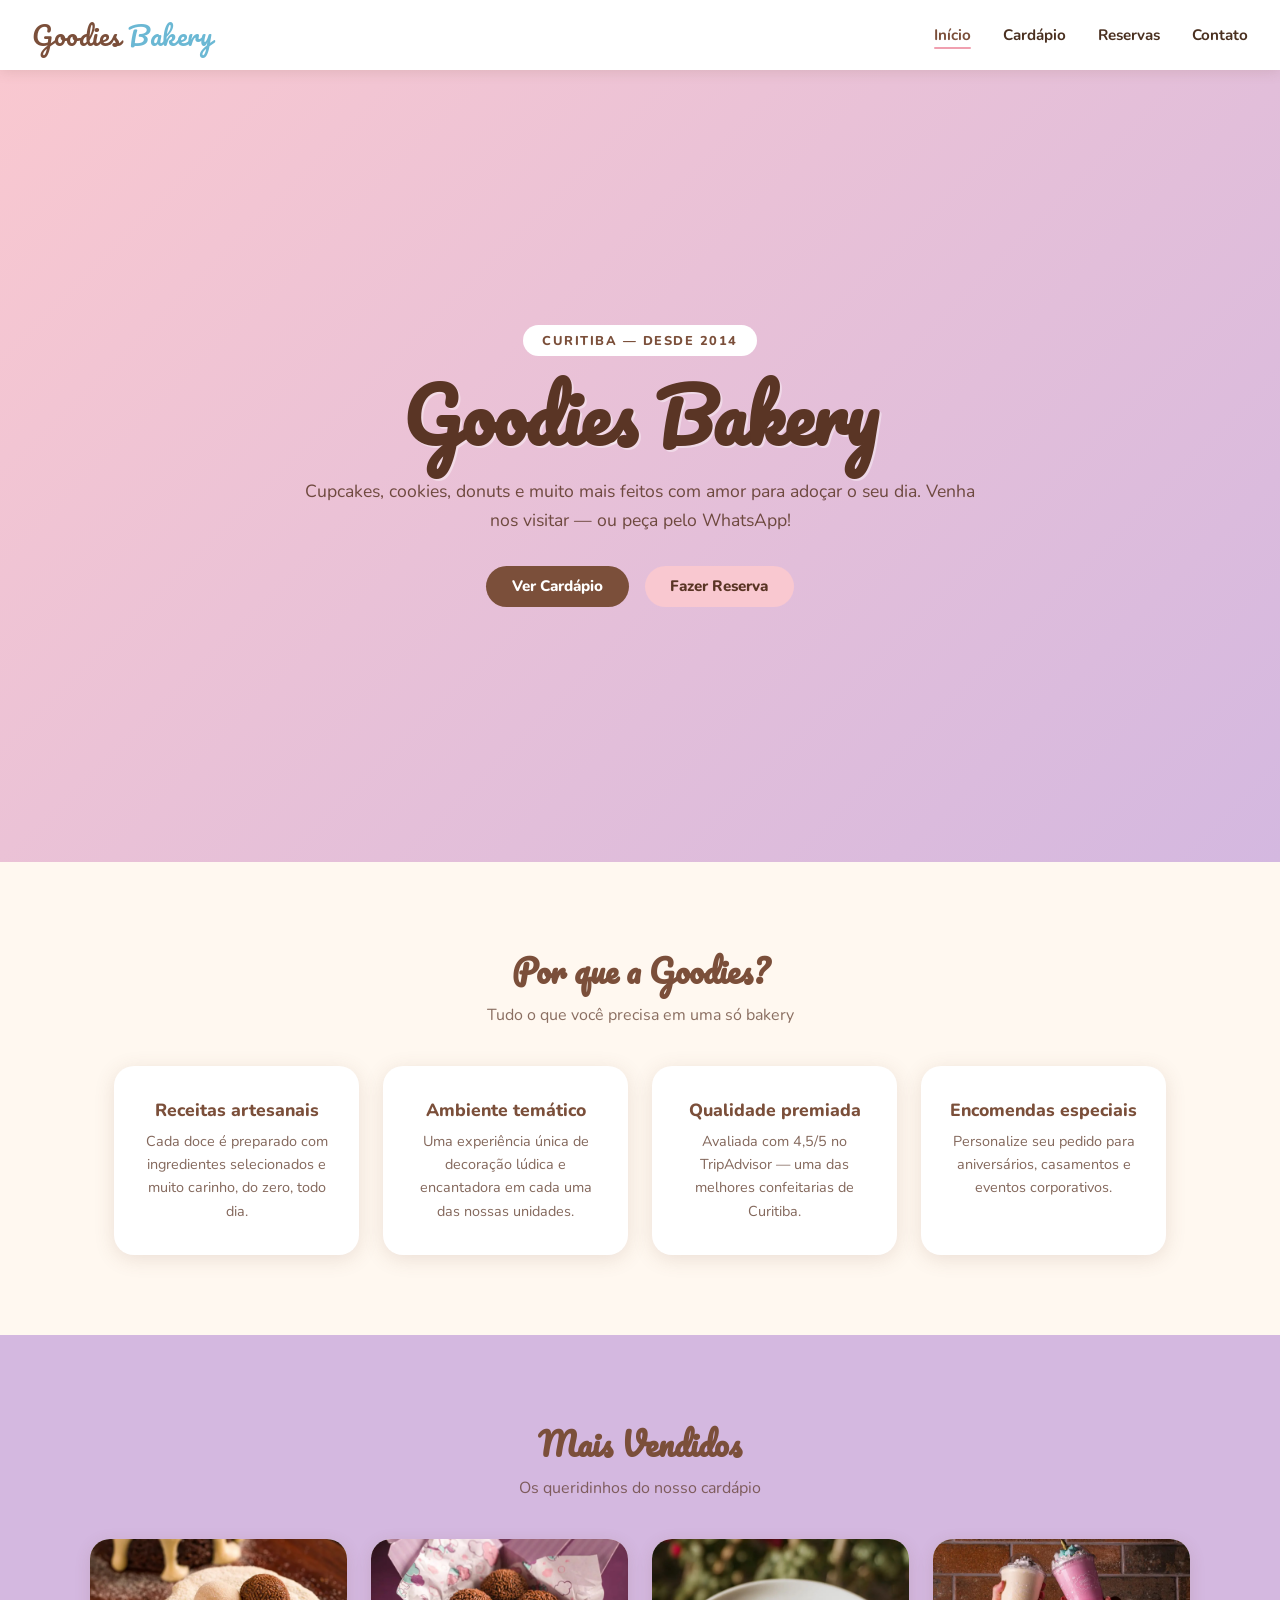
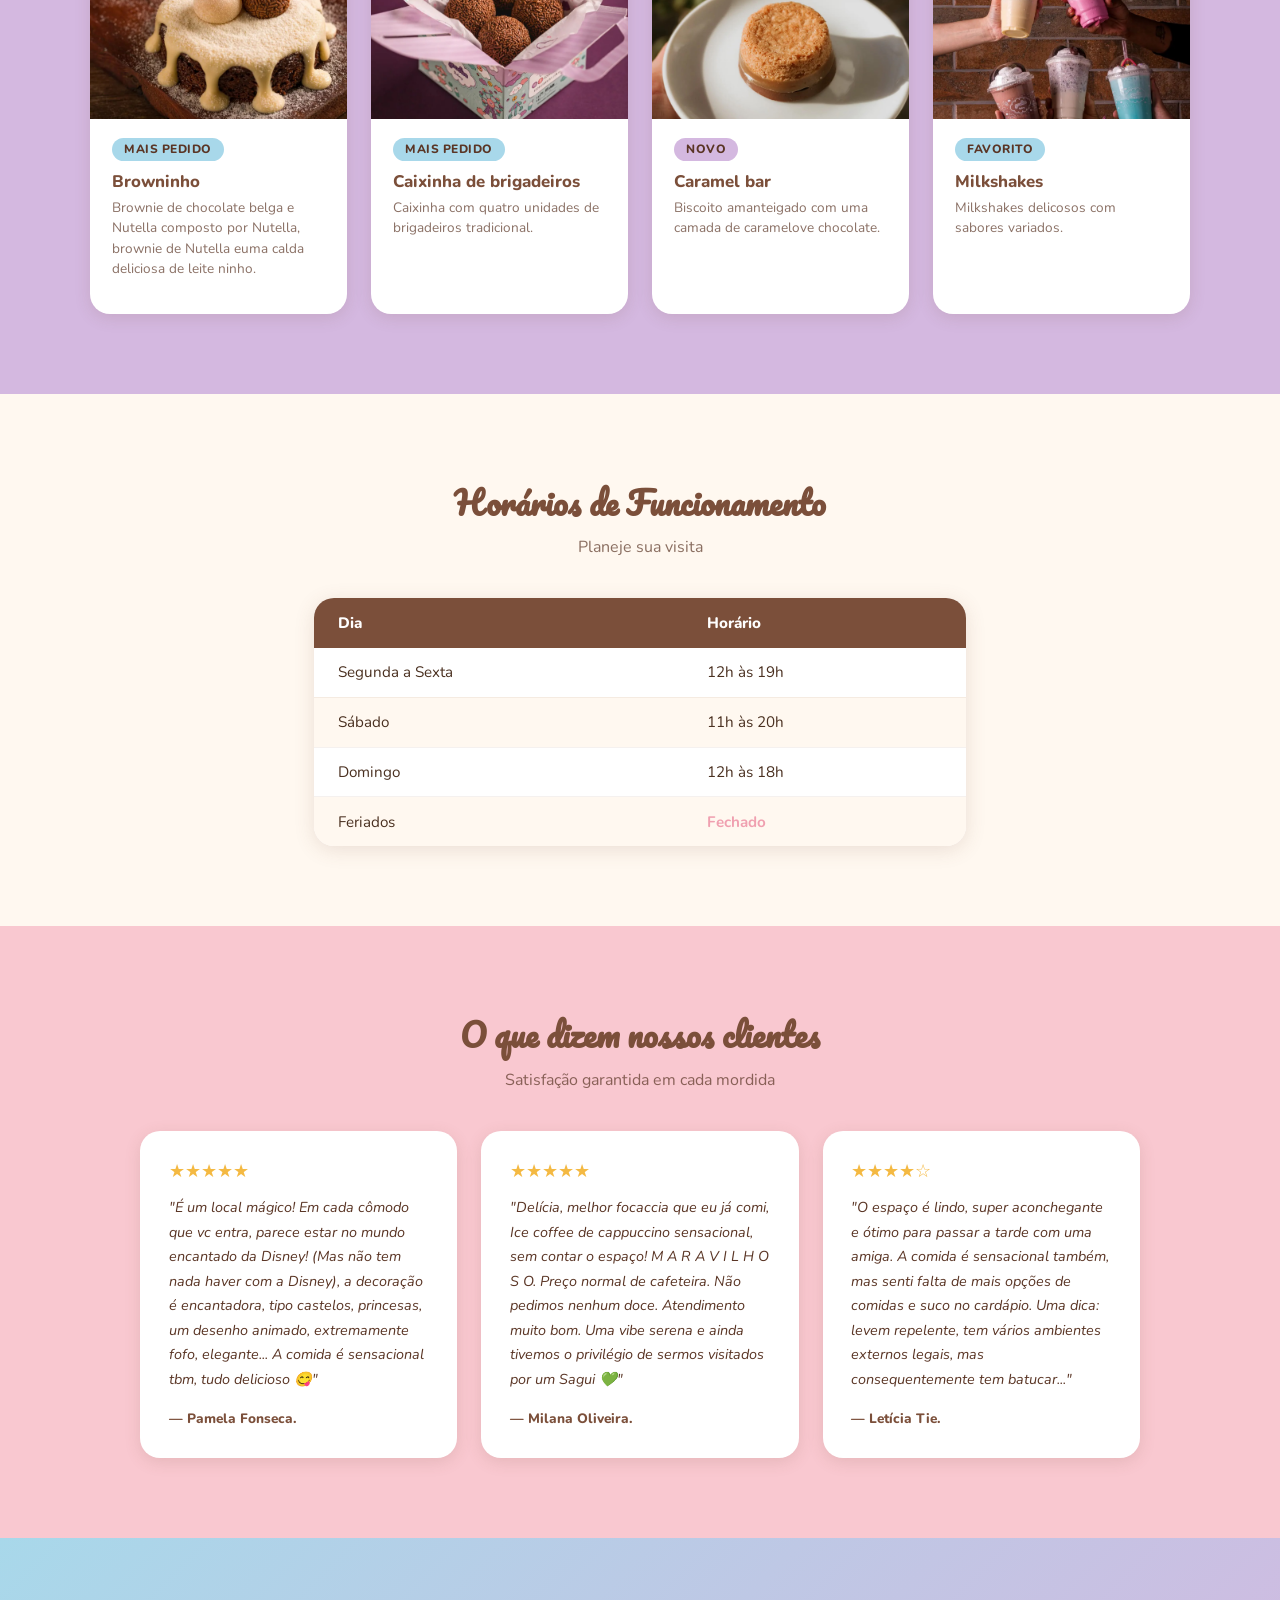
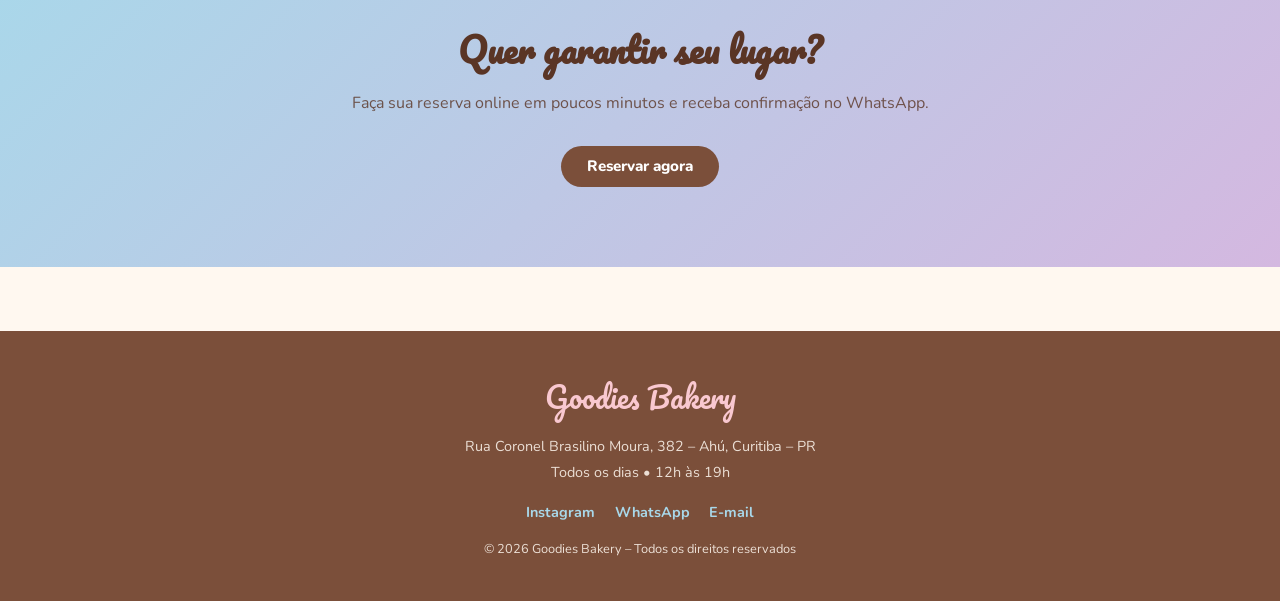
<file: index.html>
<!DOCTYPE html>
<html lang="pt-BR">
<head>
  <meta charset="UTF-8" />
  <meta name="viewport" content="width=device-width, initial-scale=1.0" />
  <title>Goodies Bakery</title>
  <link rel="stylesheet" href="style.css" />
  <link rel="stylesheet" href="index.css" />
</head>
<body>
  <nav>
    <a href="index.html" class="nav-logo">Goodies <span>Bakery</span></a>
    <ul class="nav-links">
      <li><a href="index.html" class="ativo">Início</a></li>
      <li><a href="cardapio.html">Cardápio</a></li>
      <li><a href="reservas.html">Reservas</a></li>
      <li><a href="contato.html">Contato</a></li>
    </ul>
  </nav>
  <section class="hero">
    <div class="hero-conteudo">
      <span class="hero-badge">Curitiba — Desde 2014</span>
      <h1>Goodies Bakery</h1>
      <p>Cupcakes, cookies, donuts e muito mais feitos com amor para adoçar o seu dia. Venha nos visitar — ou peça pelo WhatsApp!</p>
      <div class="hero-botoes">
        <a href="cardapio.html" class="btn btn-primario">Ver Cardápio</a>
        <a href="reservas.html" class="btn btn-secundario">Fazer Reserva</a>
      </div>
    </div>
  </section>

  <section class="sobre">
    <h2 class="secao-titulo">Por que a Goodies?</h2>
    <p class="secao-subtitulo">Tudo o que você precisa em uma só bakery</p>
    <div class="cards-sobre">
      <div class="card-sobre">
        <h3>Receitas artesanais</h3>
        <p>Cada doce é preparado com ingredientes selecionados e muito carinho, do zero, todo dia.</p>
      </div>
      <div class="card-sobre">
        <h3>Ambiente temático</h3>
        <p>Uma experiência única de decoração lúdica e encantadora em cada uma das nossas unidades.</p>
      </div>
      <div class="card-sobre">
        <h3>Qualidade premiada</h3>
        <p>Avaliada com 4,5/5 no TripAdvisor — uma das melhores confeitarias de Curitiba.</p>
      </div>
      <div class="card-sobre">
        <h3>Encomendas especiais</h3>
        <p>Personalize seu pedido para aniversários, casamentos e eventos corporativos.</p>
      </div>
    </div>
  </section>
  <section class="mais-vendidos">
    <div class="mais-vendidos-inner">
      <h2 class="secao-titulo">Mais Vendidos</h2>
      <p class="secao-subtitulo">Os queridinhos do nosso cardápio</p>
      <div class="grid-produtos">

        <div class="card-produto">
          <div class="produto-img-placeholder" style="background:#FFE0E6;"><img src="brownie.jpeg" alt="Brownie de chocolate com cobertura branca escorrendo pelas laterais, polvilhado com açúcar e decorado com dois brigadeiros sobre uma tábua de madeira."></div>
          <div class="produto-info">
            <div class="produto-tags">
              <span class="tag tag-popular">Mais pedido</span>
            </div>
            <h3>Browninho</h3>
            <p>Brownie de chocolate belga e Nutella composto por Nutella, brownie de Nutella euma calda deliciosa de leite ninho.</p>
          </div>
        </div>

        <div class="card-produto">
          <div class="produto-img-placeholder" style="background:#FFF0CC;"><img src="brigadeiros.jpeg" alt="Caixa decorada aberta contendo quatro brigadeiros cobertos com granulado de chocolate sobre papel estampado em tons pastel."></div>
          <div class="produto-info">
            <div class="produto-tags">
              <span class="tag tag-popular">Mais pedido</span>
            </div>
            <h3>Caixinha de brigadeiros</h3>
            <p>Caixinha com quatro unidades de brigadeiros tradicional.</p>
          </div>
        </div>

        <div class="card-produto">
          <div class="produto-img-placeholder" style="background:#E8E0FF;"><img src="caramelbar.jpeg" alt="Doce individual com cobertura cremosa e farofa crocante servido em prato branco."></div>
          <div class="produto-info">
            <div class="produto-tags">
              <span class="tag tag-novo">Novo</span>
            </div>
            <h3>Caramel bar</h3>
            <p>Biscoito amanteigado com uma camada de caramelove chocolate.</p>
          </div>
        </div>

        <div class="card-produto">
          <div class="produto-img-placeholder" style="background:#D4EDFF;"><img src="milkshakes.jpeg" alt="Cinco milk-shakes coloridos com chantilly sendo erguidos por diferentes pessoas diante de uma parede de tijolos."></div>
          <div class="produto-info">
            <div class="produto-tags">
              <span class="tag tag-popular">Favorito</span>
            </div>
            <h3>Milkshakes</h3>
            <p>Milkshakes delicosos com sabores variados.</p>
          </div>
        </div>

      </div>
    </div>
  </section>
  <section class="horarios">
    <h2 class="secao-titulo">Horários de Funcionamento</h2>
    <p class="secao-subtitulo">Planeje sua visita</p>
    <div class="tabela-horarios">
      <table>
        <thead>
          <tr>
            <th>Dia</th>
            <th>Horário</th>
          </tr>
        </thead>
        <tbody>
          <tr><td>Segunda a Sexta</td><td>12h às 19h</td></tr>
          <tr><td>Sábado</td><td>11h às 20h</td></tr>
          <tr><td>Domingo</td><td>12h às 18h</td></tr>
          <tr><td>Feriados</td><td class="fechado">Fechado</td></tr>
        </tbody>
      </table>
    </div>
  </section>

  <section class="depoimentos">
    <div class="depoimentos-inner">
      <h2 class="secao-titulo">O que dizem nossos clientes</h2>
      <p class="secao-subtitulo">Satisfação garantida em cada mordida</p>
      <div class="grid-depoimentos">

        <div class="card-depoimento">
          <div class="estrelas">★★★★★</div>
          <p>"É um local mágico! Em cada cômodo que vc entra, parece estar no mundo encantado da Disney! (Mas não tem nada haver com a Disney), a decoração é encantadora, tipo castelos, princesas, um desenho animado, extremamente fofo, elegante... A comida é sensacional tbm, tudo delicioso 😋"</p>
          <span class="autor">— Pamela Fonseca.</span>
        </div>

        <div class="card-depoimento">
          <div class="estrelas">★★★★★</div>
          <p>"Delícia, melhor focaccia que eu já comi, Ice coffee de cappuccino sensacional, sem contar o espaço!
M A R A V I L H O S O.
Preço normal de cafeteira. Não pedimos nenhum doce. Atendimento muito bom. Uma vibe serena e ainda tivemos o privilégio de sermos visitados por um Sagui 💚"</p>
          <span class="autor">— Milana Oliveira.</span>
        </div>

        <div class="card-depoimento">
          <div class="estrelas">★★★★☆</div>
          <p>"O espaço é lindo, super aconchegante e ótimo para passar a tarde com uma amiga. A comida é sensacional também, mas senti falta de mais opções de comidas e suco no cardápio. Uma dica: levem repelente, tem vários ambientes externos legais, mas consequentemente tem batucar..."</p>
          <span class="autor">— Letícia Tie.</span>
        </div>

      </div>
    </div>
  </section>

  <section class="cta-reserva">
    <h2>Quer garantir seu lugar? </h2>
    <p>Faça sua reserva online em poucos minutos e receba confirmação no WhatsApp.</p>
    <a href="reservas.html" class="btn btn-primario">Reservar agora</a>
  </section>

  <footer>
    <span class="footer-logo">Goodies Bakery</span>
    <p>Rua Coronel Brasilino Moura, 382 – Ahú, Curitiba – PR</p>
    <p>Todos os dias • 12h às 19h</p>
    <div class="footer-redes">
      <a href="https://www.instagram.com/goodiesbakery/" target="_blank">Instagram</a>
      <a href="https://wa.me/5541999999999" target="_blank">WhatsApp</a>
      <a href="mailto:contato@goodiesbakery.com.br">E-mail</a>
    </div>
    <p style="margin-top:0.5rem; font-size:0.8rem;">© 2026 Goodies Bakery – Todos os direitos reservados</p>
  </footer>

</body>
</html>
</file>
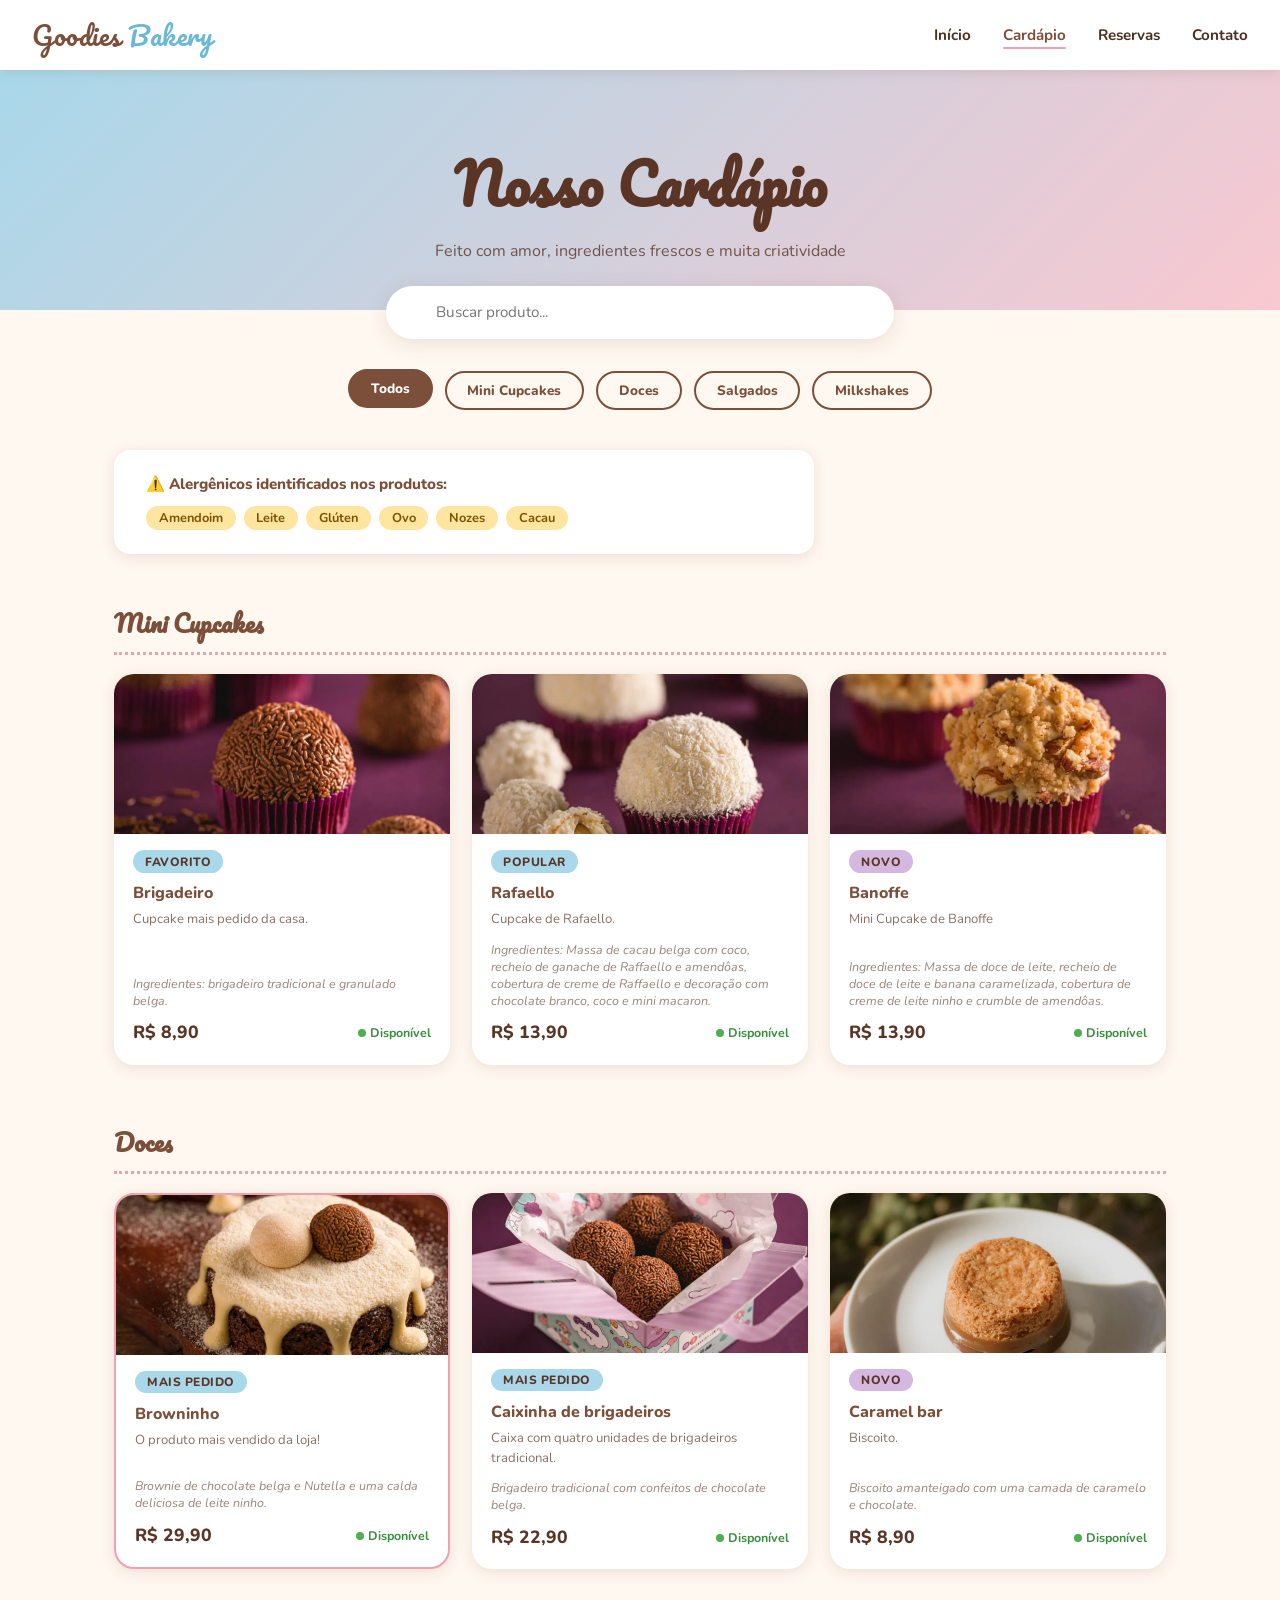
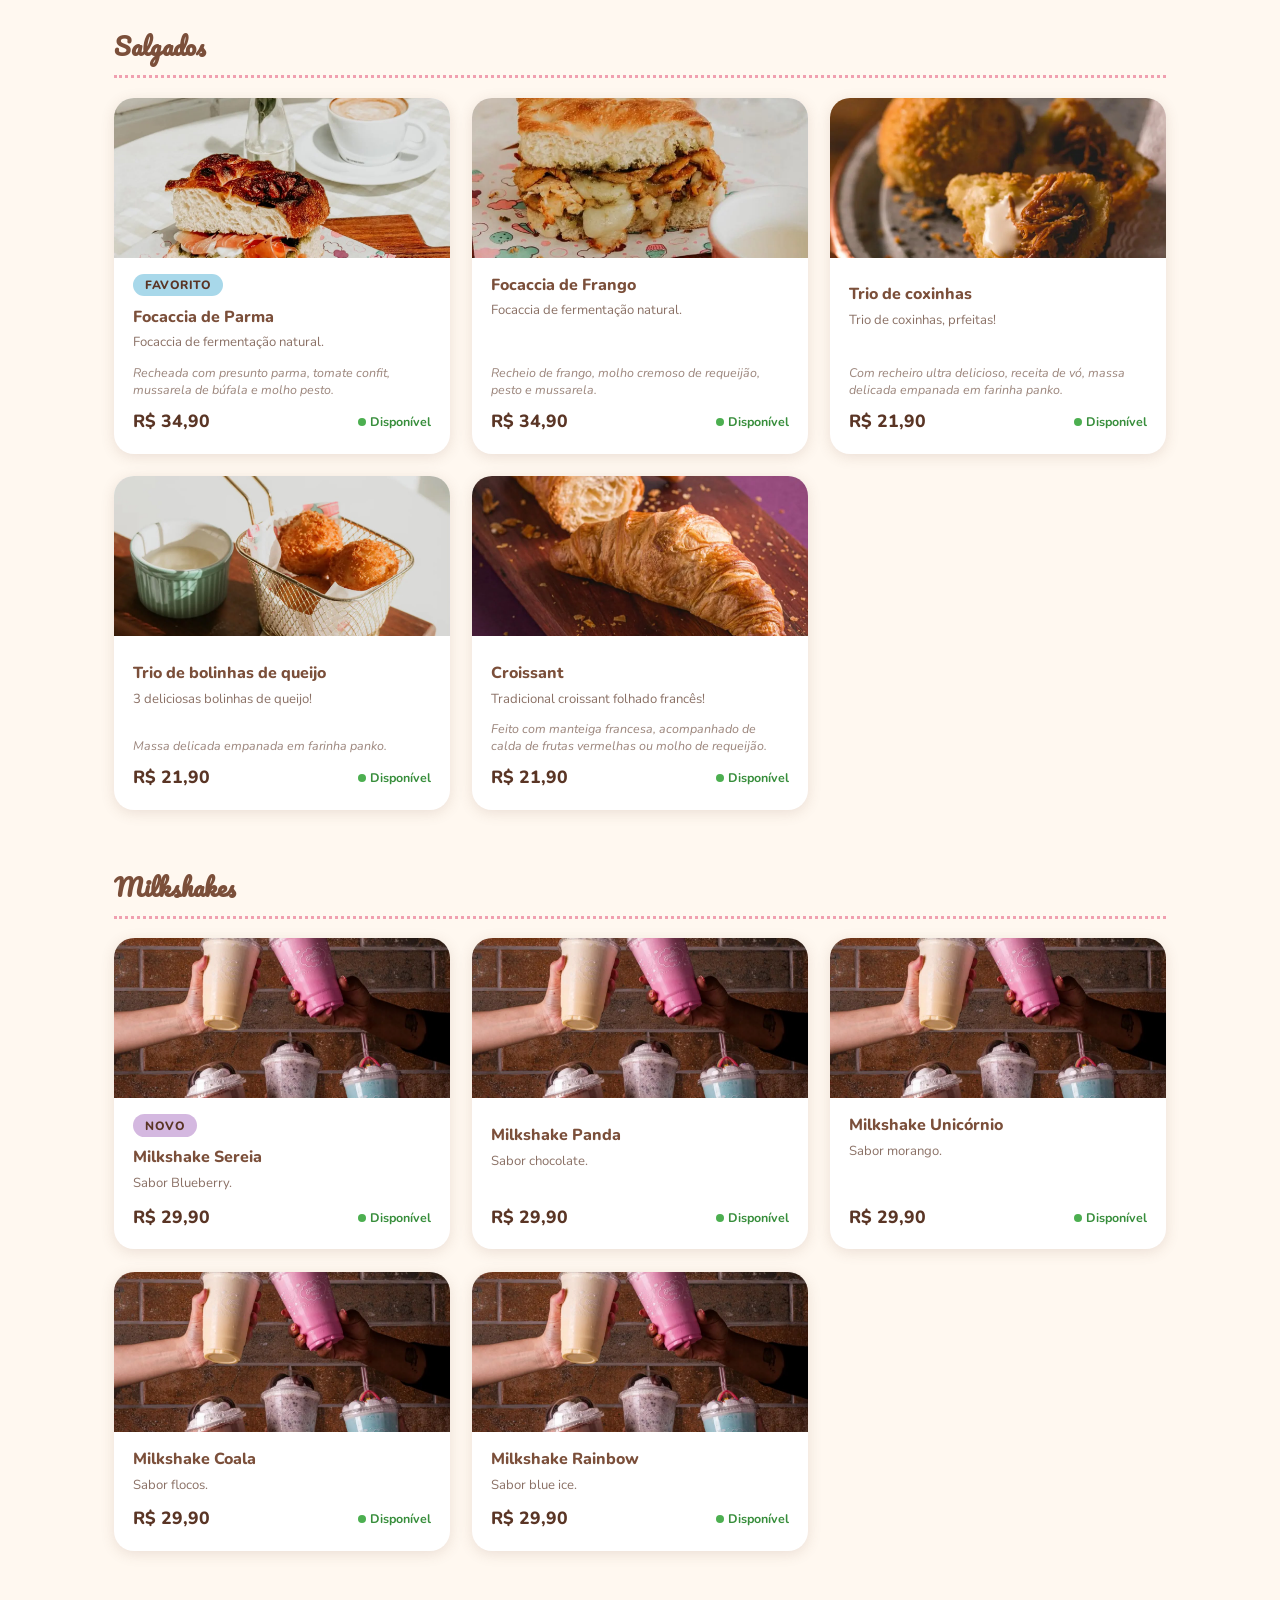
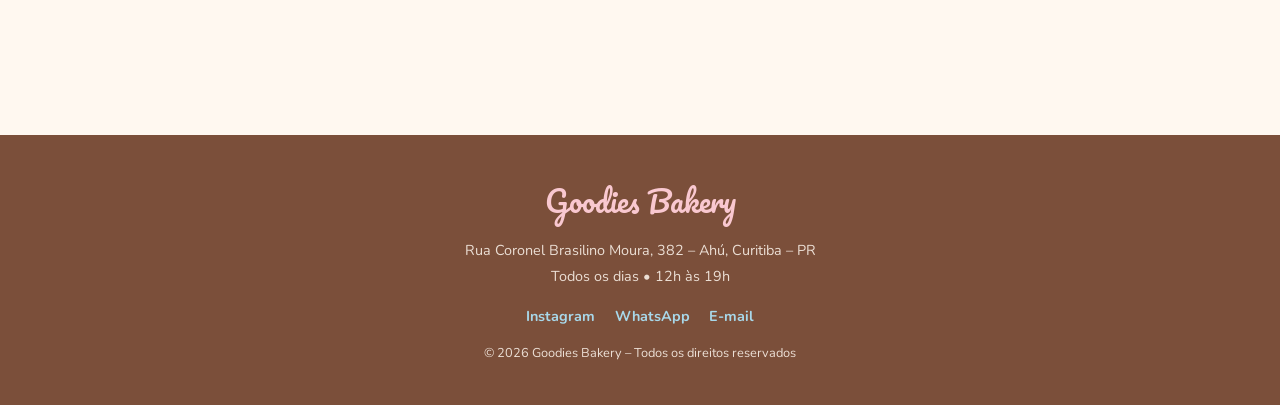
<file: cardapio.html>
<!DOCTYPE html>
<html lang="pt-BR">
<head>
  <meta charset="UTF-8" />
  <meta name="viewport" content="width=device-width, initial-scale=1.0" />
  <title>Cardápio – Goodies Bakery</title>
  <link rel="stylesheet" href="style.css" />
  <link rel="stylesheet" href="cardapio.css" />
</head>
<body>

  <nav>
    <a href="index.html" class="nav-logo">Goodies <span>Bakery</span></a>
    <ul class="nav-links">
      <li><a href="index.html">Início</a></li>
      <li><a href="cardapio.html" class="ativo">Cardápio</a></li>
      <li><a href="reservas.html">Reservas</a></li>
      <li><a href="contato.html">Contato</a></li>
    </ul>
  </nav>

  <header class="cardapio-header">
    <h1>Nosso Cardápio</h1>
    <p>Feito com amor, ingredientes frescos e muita criatividade</p>
  </header>

  <div class="barra-busca">
    <span class="icone-busca"></span>
    <input type="text" id="campoBusca" placeholder="Buscar produto..." oninput="filtrarBusca()" />
  </div>

  <div class="filtros">
    <button class="btn-filtro ativo" onclick="filtrarCategoria('todos', this)">Todos</button>
    <button class="btn-filtro" onclick="filtrarCategoria('cupcake', this)">Mini Cupcakes</button>
    <button class="btn-filtro" onclick="filtrarCategoria('doce', this)">Doces</button>
    <button class="btn-filtro" onclick="filtrarCategoria('salgado', this)">Salgados</button>
    <button class="btn-filtro" onclick="filtrarCategoria('milkshake', this)">Milkshakes</button>
  </div>

  <div class="cardapio-conteudo">

    <div class="legenda-alergenicos">
      <h3>⚠️ Alergênicos identificados nos produtos:</h3>
      <ul>
        <li> Amendoim</li>
        <li> Leite</li>
        <li> Glúten</li>
        <li> Ovo</li>
        <li> Nozes</li>
        <li> Cacau</li>
      </ul>
    </div>

    <div class="secao-cardapio" data-cat="cupcake">
      <h2 class="secao-cardapio-titulo">Mini Cupcakes</h2>
      <div class="grid-cardapio">

        <div class="card-item" data-nome="Brigadeiro" data-cat="cupcake">
          <div class="card-item-imagem" style="background:#D4EDFF;"><img src="brigadeiroCupcake.jpeg" alt=""></div>
          <div class="card-item-corpo">
            <div class="item-tags"><span class="tag tag-popular">Favorito</span></div>
            <h3>Brigadeiro</h3>
            <p class="descricao">Cupcake mais pedido da casa.</p>
            <p class="ingredientes">Ingredientes: brigadeiro tradicional e granulado belga.</p>
            <div class="item-rodape">
              <span class="preco">R$ 8,90</span>
              <span><span class="disponivel"></span><span class="status-texto status-disponivel">Disponível</span></span>
            </div>
          </div>
        </div>

        <div class="card-item" data-nome="Rafaello" data-cat="cupcake">
          <div class="card-item-imagem" style="background:#EDD9C0;"><img src="raffaello.jpeg" alt=""></div>
          <div class="card-item-corpo">
            <div class="item-tags"><span class="tag tag-popular">Popular</span></div>
            <h3>Rafaello</h3>
            <p class="descricao">Cupcake de Rafaello.</p>
            <p class="ingredientes">Ingredientes: Massa de cacau belga com coco, recheio de ganache de Raffaello e amendôas, cobertura de creme de Raffaello e decoração com chocolate branco, coco e mini macaron.</p>
            <div class="item-rodape">
              <span class="preco">R$ 13,90</span>
              <span><span class="disponivel"></span><span class="status-texto status-disponivel">Disponível</span></span>
            </div>
          </div>
        </div>

        <div class="card-item" data-nome="Banoffe" data-cat="cupcake">
          <div class="card-item-imagem" style="background:#C9A882;"><img src="banoffe.jpeg" alt=""></div>
          <div class="card-item-corpo">
            <div class="item-tags"><span class="tag tag-novo">Novo</span></div>
            <h3>Banoffe</h3>
            <p class="descricao">Mini Cupcake de Banoffe</p>
            <p class="ingredientes">Ingredientes: Massa de doce de leite, recheio de doce de leite e banana caramelizada, cobertura de creme de leite ninho e crumble de amendôas.</p>
            <div class="item-rodape">
              <span class="preco">R$ 13,90</span>
              <span><span class="disponivel"></span><span class="status-texto status-disponivel">Disponível</span></span>
            </div>
          </div>
        </div>
      </div>
    </div>

    <div class="secao-cardapio" data-cat="doce">
      <h2 class="secao-cardapio-titulo">Doces</h2>
      <div class="grid-cardapio">

        <div class="card-item em-destaque" data-nome="Browninho" data-cat="doce">
          <div class="card-item-imagem" style="background:#FFE0E6;"><img src="brownie.jpeg" alt=""></div>
          <div class="card-item-corpo">
            <div class="item-tags">
              <span class="tag tag-popular">Mais pedido</span>
            </div>
            <h3>Browninho</h3>
            <p class="descricao">O produto mais vendido da loja!</p>
            <p class="ingredientes">Brownie de chocolate belga e Nutella e uma calda deliciosa de leite ninho.</p>
            <div class="item-rodape">
              <span class="preco">R$ 29,90</span>
              <span><span class="disponivel"></span><span class="status-texto status-disponivel">Disponível</span></span>
            </div>
          </div>
        </div>

        <div class="card-item" data-nome="caixinha de brigadeiros" data-cat="doce">
          <div class="card-item-imagem" style="background:#FFF0CC;"><img src="brigadeiros.jpeg" alt=""></div>
          <div class="card-item-corpo">
            <div class="item-tags">
              <span class="tag tag-popular">Mais pedido</span>
            </div>
            <h3>Caixinha de brigadeiros</h3>
            <p class="descricao">Caixa com quatro unidades de brigadeiros tradicional.</p>
            <p class="ingredientes">Brigadeiro tradicional com confeitos de chocolate belga.</p>
            <div class="item-rodape">
              <span class="preco">R$ 22,90</span>
              <span><span class="disponivel"></span><span class="status-texto status-disponivel">Disponível</span></span>
            </div>
          </div>
        </div>

        <div class="card-item" data-nome="caramel bar" data-cat="doce">
          <div class="card-item-imagem" style="background:#E8E0FF;"><img src="caramelbar.jpeg" alt=""></div>
          <div class="card-item-corpo">
            <div class="item-tags">
              <span class="tag tag-novo">Novo</span>
            </div>
            <h3>Caramel bar</h3>
            <p class="descricao">Biscoito.</p>
            <p class="ingredientes">Biscoito amanteigado com uma camada de caramelo e chocolate.</p>
            <div class="item-rodape">
              <span class="preco">R$ 8,90</span>
              <span><span class="disponivel"></span><span class="status-texto status-disponivel">Disponível</span></span>
            </div>
          </div>
        </div>
      </div>
    </div>

    <div class="secao-cardapio" data-cat="salgado">
      <h2 class="secao-cardapio-titulo">Salgados</h2>
      <div class="grid-cardapio">

        <div class="card-item" data-nome="focaccia de parma" data-cat="salgado">
          <div class="card-item-imagem" style="background:#FFF4D4;"><img src="focacciaParma.jpeg" alt=""></div>
          <div class="card-item-corpo">
            <div class="item-tags">
              <span class="tag tag-popular">Favorito</span>
            </div>
            <h3>Focaccia de Parma</h3>
            <p class="descricao">Focaccia de fermentação natural.</p>
            <p class="ingredientes">Recheada com presunto parma, tomate confit, mussarela de búfala e molho pesto.</p>
            <div class="item-rodape">
              <span class="preco">R$ 34,90</span>
              <span><span class="disponivel"></span><span class="status-texto status-disponivel">Disponível</span></span>
            </div>
          </div>
        </div>

        <div class="card-item" data-nome="focaccia de frango" data-cat="salgado promo">
          <div class="card-item-imagem" style="background:#FFE0E6;"><img src="focacciaFrango.jpeg" alt=""></div>
          <div class="card-item-corpo">
            <h3>Focaccia de Frango</h3>
            <p class="descricao">Focaccia de fermentação natural.</p>
            <p class="ingredientes">Recheio de frango, molho cremoso de requeijão, pesto e mussarela.</p>
            <div class="item-rodape">
              <span class="preco">R$ 34,90</span>
              <span><span class="disponivel"></span><span class="status-texto status-disponivel">Disponível</span></span>
            </div>
          </div>
        </div>

        <div class="card-item" data-nome="trio de coxinhas" data-cat="salgado">
          <div class="card-item-imagem" style="background:#E8D5C0;"><img src="trioCoxinha.jpeg" alt=""></div>
          <div class="card-item-corpo">
            <div class="item-tags">
            </div>
            <h3>Trio de coxinhas</h3>
            <p class="descricao">Trio de coxinhas, prfeitas!</p>
            <p class="ingredientes">Com recheiro ultra delicioso, receita de vó, massa delicada empanada em farinha panko.</p>
            <div class="item-rodape">
              <span class="preco">R$ 21,90</span>
              <span><span class="disponivel"></span><span class="status-texto status-disponivel">Disponível</span></span>
            </div>
          </div>
        </div>
                <div class="card-item" data-nome="bolinha de queijo" data-cat="salgado">
          <div class="card-item-imagem" style="background:#E8D5C0;"><img src="trioBolinha.jpeg" alt=""></div>
          <div class="card-item-corpo">
            <div class="item-tags">
            </div>
            <h3>Trio de bolinhas de queijo</h3>
            <p class="descricao">3 deliciosas bolinhas de queijo!</p>
            <p class="ingredientes">Massa delicada empanada em farinha panko.</p>
            <div class="item-rodape">
              <span class="preco">R$ 21,90</span>
              <span><span class="disponivel"></span><span class="status-texto status-disponivel">Disponível</span></span>
            </div>
          </div>
        </div>
                <div class="card-item" data-nome="croissant" data-cat="salgado">
          <div class="card-item-imagem" style="background:#E8D5C0;"><img src="croissant.jpeg" alt=""></div>
          <div class="card-item-corpo">
            <div class="item-tags">
            </div>
            <h3>Croissant</h3>
            <p class="descricao">Tradicional croissant folhado francês!</p>
            <p class="ingredientes">Feito com manteiga francesa, acompanhado de calda de frutas vermelhas ou molho de requeijão.</p>
            <div class="item-rodape">
              <span class="preco">R$ 21,90</span>
              <span><span class="disponivel"></span><span class="status-texto status-disponivel">Disponível</span></span>
            </div>
          </div>
        </div>

      </div>
    </div>

    <div class="secao-cardapio" data-cat="milkshake">
      <h2 class="secao-cardapio-titulo">Milkshakes</h2>
      <div class="grid-cardapio">

        <div class="card-item" data-nome="milkshake sereia" data-cat="milkshake">
          <div class="card-item-imagem" style="background:#FFFACC;"><img src="milkshakes.jpeg" alt=""></div>
          <div class="card-item-corpo">
            <div class="item-tags"><span class="tag tag-novo">Novo</span></div>
            <h3>Milkshake Sereia</h3>
            <p class="descricao">Sabor Blueberry.</p>
            <div class="item-rodape">
              <span class="preco">R$ 29,90</span>
              <span><span class="disponivel"></span><span class="status-texto status-disponivel">Disponível</span></span>
            </div>
          </div>
        </div>

        <div class="card-item" data-nome="milkshake panda" data-cat="milkshake">
          <div class="card-item-imagem" style="background:#C8E6C9;"><img src="milkshakes.jpeg" alt=""></div>
          <div class="card-item-corpo">
            <div class="item-tags">
            </div>
            <h3>Milkshake Panda</h3>
            <p class="descricao">Sabor chocolate.</p>
            <div class="item-rodape">
              <span class="preco">R$ 29,90</span>
              <span><span class="disponivel"></span><span class="status-texto status-disponivel">Disponível</span></span>
            </div>
          </div>
        </div>

        <div class="card-item" data-nome="milkshake unicórnio" data-cat="milkshake">
          <div class="card-item-imagem" style="background:#FFD0D8;"><img src="milkshakes.jpeg" alt=""></div>
          <div class="card-item-corpo">
            <h3>Milkshake Unicórnio</h3>
            <p class="descricao">Sabor morango.</p>
            <div class="item-rodape">
              <span class="preco">R$ 29,90</span>
              <span><span class="disponivel"></span><span class="status-texto status-disponivel">Disponível</span></span>
            </div>
          </div>

        </div>
                <div class="card-item" data-nome="milkshake coala" data-cat="milkshake">
          <div class="card-item-imagem" style="background:#FFD0D8;"><img src="milkshakes.jpeg" alt=""></div>
          <div class="card-item-corpo">
            <h3>Milkshake Coala</h3>
            <p class="descricao">Sabor flocos.</p>
            <div class="item-rodape">
              <span class="preco">R$ 29,90</span>
              <span><span class="disponivel"></span><span class="status-texto status-disponivel">Disponível</span></span>
            </div>
          </div>

        </div>
                <div class="card-item" data-nome="milkshake rainbow" data-cat="milkshake">
          <div class="card-item-imagem" style="background:#FFD0D8;"><img src="milkshakes.jpeg" alt=""></div>
          <div class="card-item-corpo">
            <h3>Milkshake Rainbow</h3>
            <p class="descricao">Sabor blue ice.</p>
            <div class="item-rodape">
              <span class="preco">R$ 29,90</span>
              <span><span class="disponivel"></span><span class="status-texto status-disponivel">Disponível</span></span>
            </div>
          </div>
        </div>

        
      </div>
    </div>

  </div>

  <footer>
    <span class="footer-logo">Goodies Bakery</span>
    <p>Rua Coronel Brasilino Moura, 382 – Ahú, Curitiba – PR</p>
    <p>Todos os dias • 12h às 19h</p>
    <div class="footer-redes">
      <a href="https://www.instagram.com/goodiesbakery/" target="_blank">Instagram</a>
      <a href="https://wa.me/5541999999999" target="_blank"> WhatsApp</a>
      <a href="mailto:contato@goodiesbakery.com.br">E-mail</a>
    </div>
    <p style="margin-top:0.5rem; font-size:0.8rem;">© 2026 Goodies Bakery – Todos os direitos reservados</p>
  </footer>

  <script>
    function filtrarCategoria(cat, btn) {
      document.querySelectorAll('.btn-filtro').forEach(b => b.classList.remove('ativo'));
      btn.classList.add('ativo');

      const secoes = document.querySelectorAll('.secao-cardapio');
      const itens = document.querySelectorAll('.card-item');

      if (cat === 'todos') {
        secoes.forEach(s => s.style.display = '');
        itens.forEach(i => i.style.display = '');
      } else if (cat === 'promo') {
        secoes.forEach(s => s.style.display = '');
        itens.forEach(i => {
          const cats = i.dataset.cat || '';
          i.style.display = cats.includes('promo') ? '' : 'none';
        });
        secoes.forEach(s => {
          const visiveis = s.querySelectorAll('.card-item:not([style*="none"])');
          s.style.display = visiveis.length === 0 ? 'none' : '';
        });
      } else {
        secoes.forEach(s => {
          s.style.display = s.dataset.cat === cat ? '' : 'none';
        });
        itens.forEach(i => i.style.display = '');
      }
    }

    function filtrarBusca() {
      const termo = document.getElementById('campoBusca').value.toLowerCase();
      document.querySelectorAll('.card-item').forEach(item => {
        const nome = item.dataset.nome || '';
        item.style.display = nome.includes(termo) ? '' : 'none';
      });
      document.querySelectorAll('.btn-filtro').forEach(b => b.classList.remove('ativo'));
      document.querySelectorAll('.secao-cardapio').forEach(s => s.style.display = '');
    }
  </script>

</body>
</html>
</file>
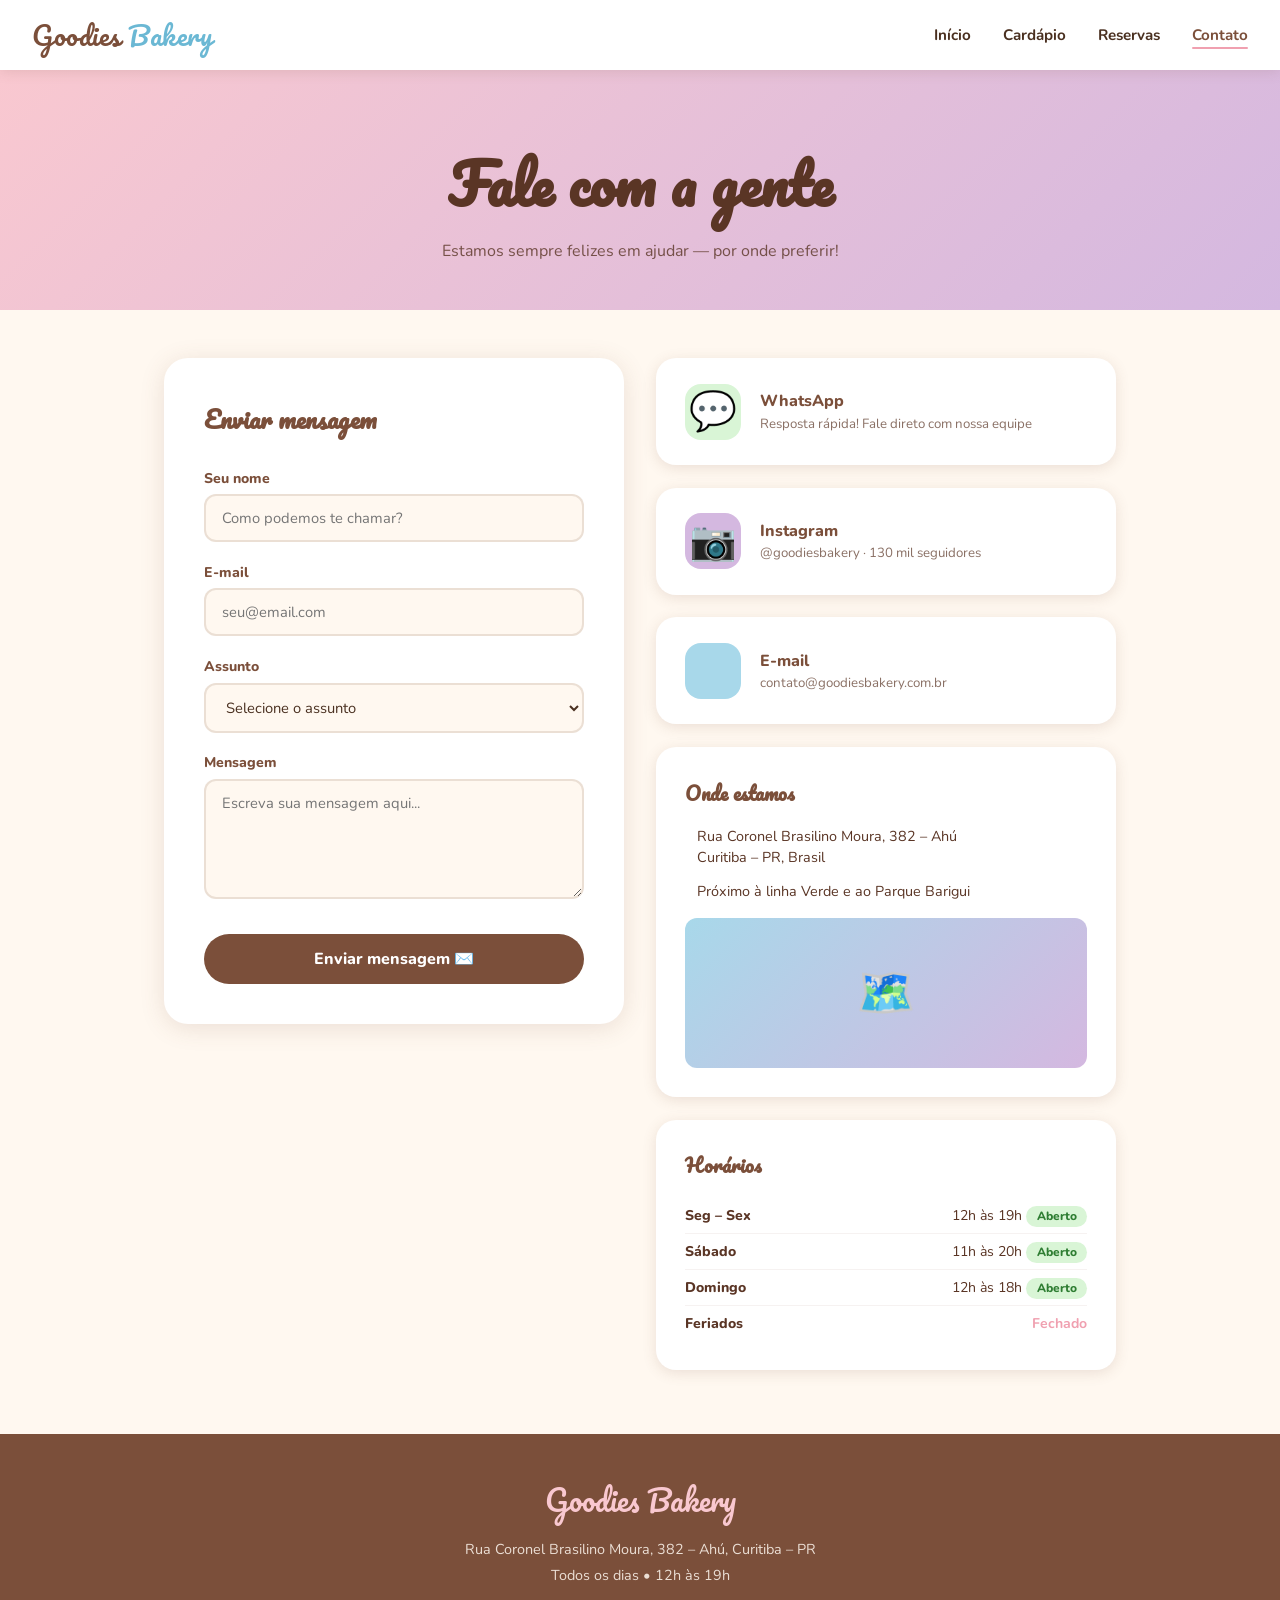
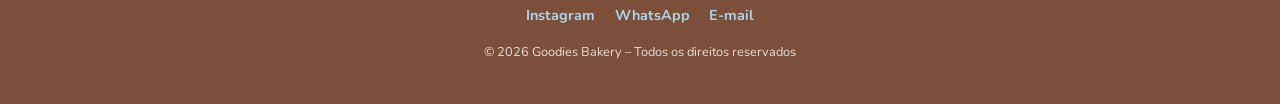
<file: contato.html>
<!DOCTYPE html>
<html lang="pt-BR">
<head>
  <meta charset="UTF-8" />
  <meta name="viewport" content="width=device-width, initial-scale=1.0" />
  <title>Contato – Goodies Bakery</title>
  <link rel="stylesheet" href="style.css" />
  <link rel="stylesheet" href="contato.css" />
</head>
<body>

  <nav>
    <a href="index.html" class="nav-logo">Goodies <span>Bakery</span></a>
    <ul class="nav-links">
      <li><a href="index.html">Início</a></li>
      <li><a href="cardapio.html">Cardápio</a></li>
      <li><a href="reservas.html">Reservas</a></li>
      <li><a href="contato.html" class="ativo">Contato</a></li>
    </ul>
  </nav>

  <header class="contato-header">
    <h1>Fale com a gente</h1>
    <p>Estamos sempre felizes em ajudar — por onde preferir!</p>
  </header>

  <div class="contato-layout">

    <div class="form-contato">
      <h2>Enviar mensagem</h2>

      <div class="campo-contato">
        <label for="nomeContato">Seu nome</label>
        <input type="text" id="nomeContato" placeholder="Como podemos te chamar?" required />
      </div>

      <div class="campo-contato">
        <label for="emailContato">E-mail</label>
        <input type="email" id="emailContato" placeholder="seu@email.com" required />
      </div>

      <div class="campo-contato">
        <label for="assunto">Assunto</label>
        <select id="assunto">
          <option value="">Selecione o assunto</option>
          <option value="cardapio">Dúvidas sobre o cardápio</option>
          <option value="reserva">Reservas e agendamentos</option>
          <option value="encomenda">Encomendas especiais</option>
          <option value="satisfacao">Elogio ou reclamação</option>
          <option value="outro">Outro assunto</option>
        </select>
      </div>

      <div class="campo-contato">
        <label for="mensagem">Mensagem</label>
        <textarea id="mensagem" placeholder="Escreva sua mensagem aqui..." required></textarea>
      </div>

      <button class="btn-enviar" onclick="enviarMensagem()">Enviar mensagem ✉️</button>

      <div class="confirmacao-envio" id="confirmacaoEnvio">
        ✅ Mensagem enviada! Retornaremos em até 1 dia útil.
      </div>
    </div>

    <div class="contato-info">

      <a href="https://wa.me/5541999999999" target="_blank" class="canal-card canal-whatsapp">
        <div class="canal-icone">💬</div>
        <div class="canal-texto">
          <h3>WhatsApp</h3>
          <p>Resposta rápida! Fale direto com nossa equipe</p>
        </div>
      </a>

      <a href="https://www.instagram.com/goodiesbakery/" target="_blank" class="canal-card canal-instagram">
        <div class="canal-icone">📷</div>
        <div class="canal-texto">
          <h3>Instagram</h3>
          <p>@goodiesbakery · 130 mil seguidores</p>
        </div>
      </a>

      <a href="mailto:contato@goodiesbakery.com.br" class="canal-card canal-email">
        <div class="canal-icone"></div>
        <div class="canal-texto">
          <h3>E-mail</h3>
          <p>contato@goodiesbakery.com.br</p>
        </div>
      </a>

      <div class="endereco-card">
        <h3>Onde estamos</h3>
        <div class="endereco-linha">
          <span class="emo"></span>
          <span>Rua Coronel Brasilino Moura, 382 – Ahú<br>Curitiba – PR, Brasil</span>
        </div>
        <div class="endereco-linha">
          <span class="emo"></span>
          <span>Próximo à linha Verde e ao Parque Barigui</span>
        </div>
        <div class="mapa-placeholder">🗺️</div>
      </div>

      <div class="horarios-card">
        <h3>Horários</h3>
        <div class="horario-linha">
          <span><strong>Seg – Sex</strong></span>
          <span>12h às 19h <span class="badge-aberto">Aberto</span></span>
        </div>
        <div class="horario-linha">
          <span><strong>Sábado</strong></span>
          <span>11h às 20h <span class="badge-aberto">Aberto</span></span>
        </div>
        <div class="horario-linha">
          <span><strong>Domingo</strong></span>
          <span>12h às 18h <span class="badge-aberto">Aberto</span></span>
        </div>
        <div class="horario-linha">
          <span><strong>Feriados</strong></span>
          <span style="color:var(--rosa-escuro); font-weight:700;">Fechado</span>
        </div>
      </div>

    </div>
  </div>

  <footer>
    <span class="footer-logo">Goodies Bakery</span>
    <p>Rua Coronel Brasilino Moura, 382 – Ahú, Curitiba – PR</p>
    <p>Todos os dias • 12h às 19h</p>
    <div class="footer-redes">
      <a href="https://www.instagram.com/goodiesbakery/" target="_blank">Instagram</a>
      <a href="https://wa.me/5541999999999" target="_blank"> WhatsApp</a>
      <a href="mailto:contato@goodiesbakery.com.br"> E-mail</a>
    </div>
    <p style="margin-top:0.5rem; font-size:0.8rem;">© 2026 Goodies Bakery – Todos os direitos reservados</p>
  </footer>

</body>
</html>
</file>
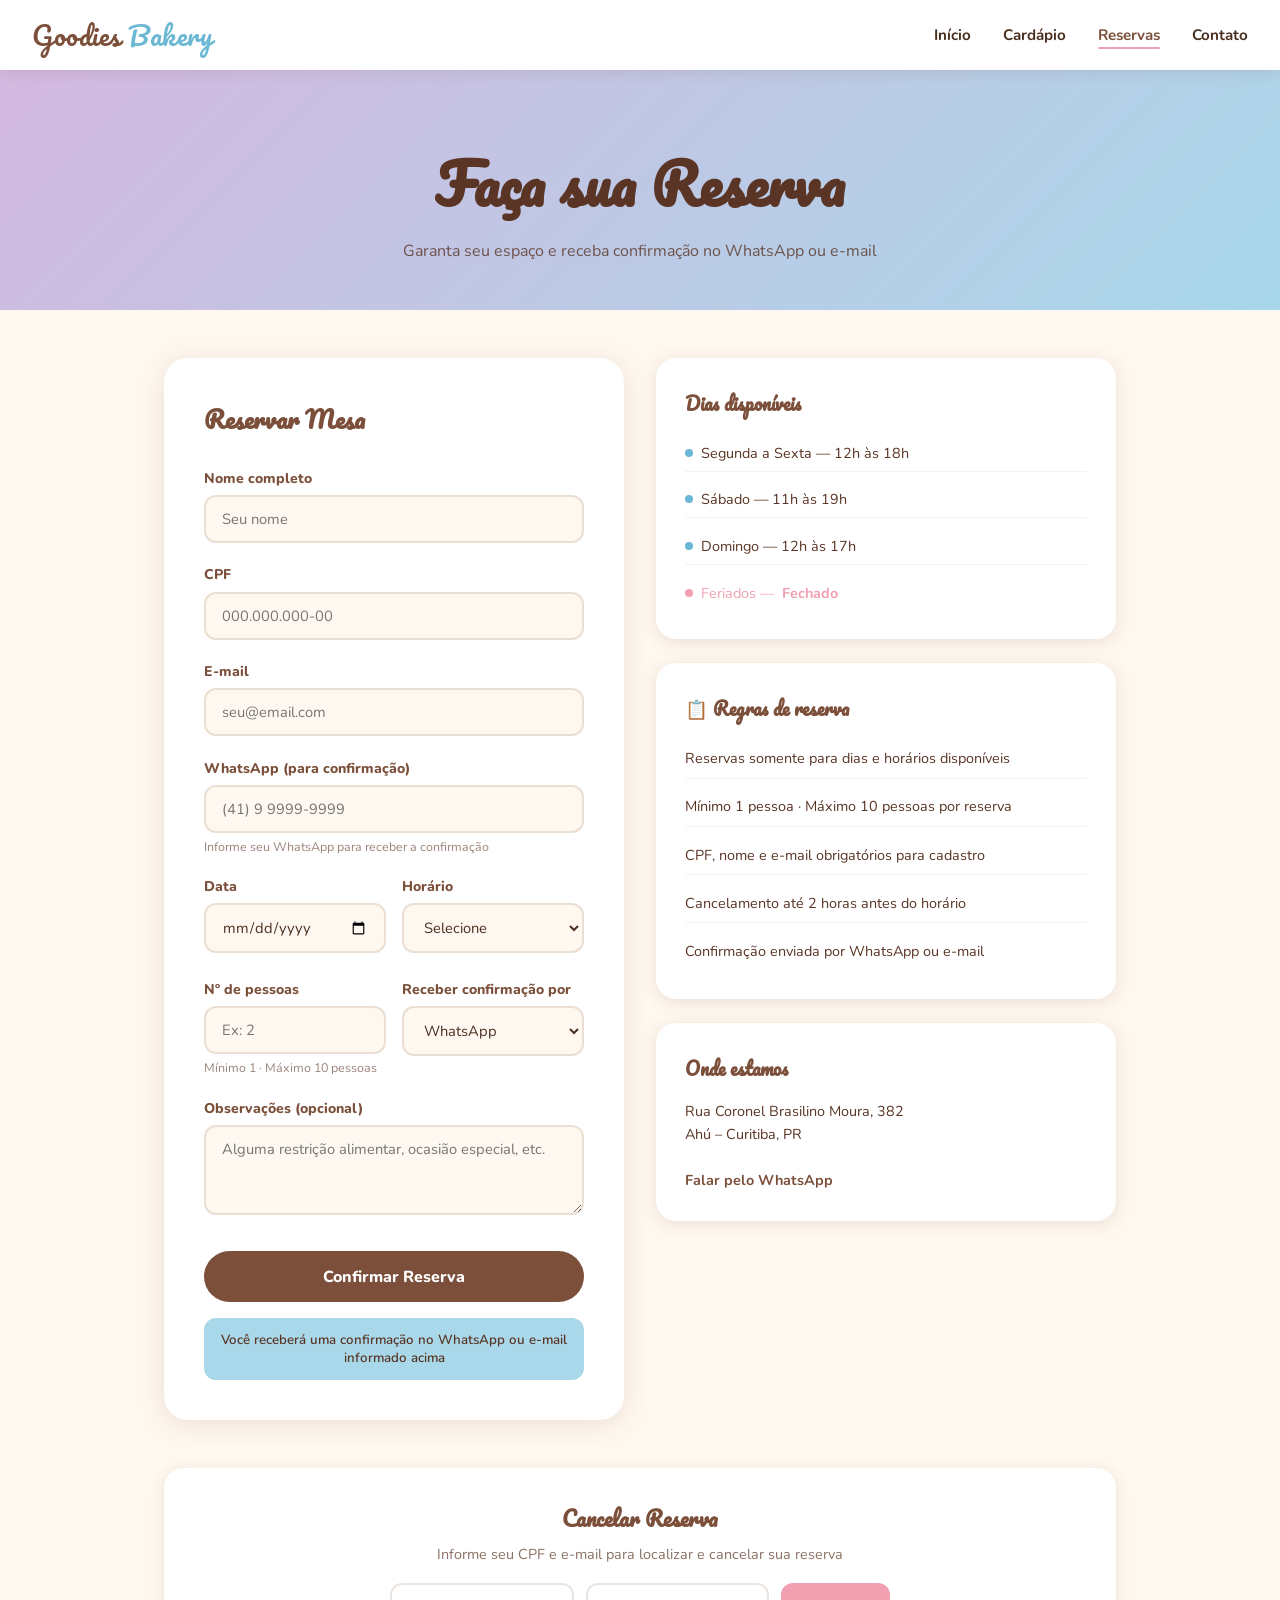
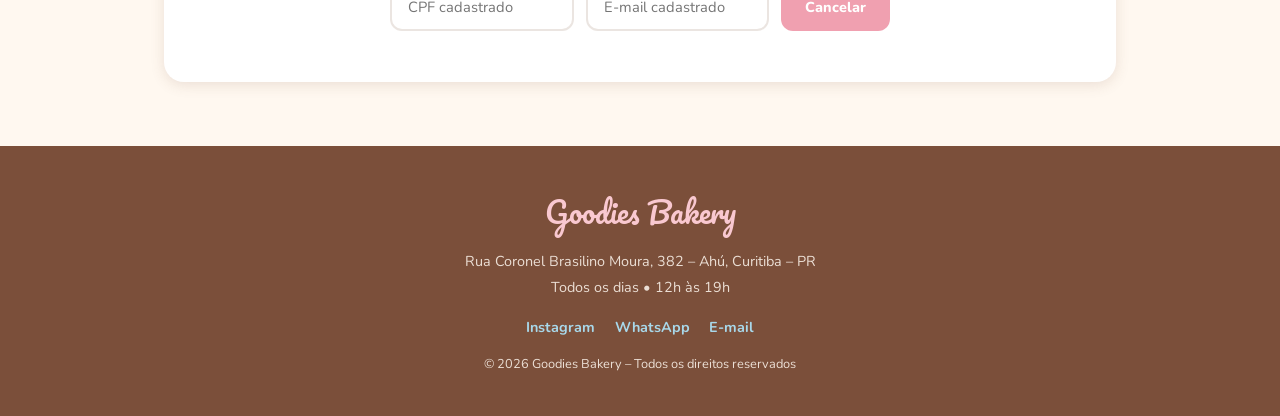
<file: reservas.html>
<!DOCTYPE html>
<html lang="pt-BR">
<head>
  <meta charset="UTF-8" />
  <meta name="viewport" content="width=device-width, initial-scale=1.0" />
  <title>Reservas – Goodies Bakery</title>
  <link rel="stylesheet" href="style.css" />
  <link rel="stylesheet" href="reservas.css" />
</head>
<body>

  <nav>
    <a href="index.html" class="nav-logo">Goodies <span>Bakery</span></a>
    <ul class="nav-links">
      <li><a href="index.html">Início</a></li>
      <li><a href="cardapio.html">Cardápio</a></li>
      <li><a href="reservas.html" class="ativo">Reservas</a></li>
      <li><a href="contato.html">Contato</a></li>
    </ul>
  </nav>

  <header class="reservas-header">
    <h1>Faça sua Reserva</h1>
    <p>Garanta seu espaço e receba confirmação no WhatsApp ou e-mail</p>
  </header>

  <div class="reservas-layout">

    <div class="form-reserva">
      <h2>Reservar Mesa</h2>

      <div class="campo-grupo">
        <label for="nome">Nome completo</label>
        <input type="text" id="nome" placeholder="Seu nome" required />
      </div>

      <div class="campo-grupo">
        <label for="cpf">CPF</label>
        <input type="text" id="cpf" placeholder="000.000.000-00" maxlength="14" oninput="mascaraCPF(this)" required />
      </div>

      <div class="campo-grupo">
        <label for="email">E-mail</label>
        <input type="email" id="email" placeholder="seu@email.com" required />
      </div>

      <div class="campo-grupo">
        <label for="telefone">WhatsApp (para confirmação)</label>
        <input type="tel" id="telefone" placeholder="(41) 9 9999-9999" maxlength="16" oninput="mascaraTelefone(this)" />
        <p class="hint">Informe seu WhatsApp para receber a confirmação</p>
      </div>

      <div class="dois-campos">
        <div class="campo-grupo">
          <label for="data">Data</label>
          <input type="date" id="data" required onchange="verificarData()" />
          <p class="hint" id="avisoData"></p>
        </div>
        <div class="campo-grupo">
          <label for="horario">Horário</label>
          <select id="horario" required>
            <option value="">Selecione</option>
            <option value="12:00">12:00</option>
            <option value="13:00">13:00</option>
            <option value="14:00">14:00</option>
            <option value="15:00">15:00</option>
            <option value="16:00">16:00</option>
            <option value="17:00">17:00</option>
            <option value="18:00">18:00</option>
          </select>
        </div>
      </div>

      <div class="dois-campos">
        <div class="campo-grupo">
          <label for="pessoas">Nº de pessoas</label>
          <input type="number" id="pessoas" min="1" max="10" placeholder="Ex: 2" required />
          <p class="hint">Mínimo 1 · Máximo 10 pessoas</p>
        </div>
        <div class="campo-grupo">
          <label for="notificacao">Receber confirmação por</label>
          <select id="notificacao">
            <option value="whatsapp">WhatsApp</option>
            <option value="email">E-mail</option>
          </select>
        </div>
      </div>

      <div class="campo-grupo">
        <label for="obs">Observações (opcional)</label>
        <textarea id="obs" placeholder="Alguma restrição alimentar, ocasião especial, etc."></textarea>
      </div>

      <button class="btn-reservar" onclick="enviarReserva()">Confirmar Reserva </button>

      <div class="aviso-notificacao">
         Você receberá uma confirmação no WhatsApp ou e-mail informado acima
      </div>
    </div>

    <div class="reservas-info">

      <div class="info-card">
        <h3>Dias disponíveis</h3>
        <ul>
          <li><span class="dot"></span> Segunda a Sexta — 12h às 18h</li>
          <li><span class="dot"></span> Sábado — 11h às 19h</li>
          <li><span class="dot"></span> Domingo — 12h às 17h</li>
          <li style="color: var(--rosa-escuro);"><span style="background:var(--rosa-escuro);" class="dot"></span> Feriados — <strong>Fechado</strong></li>
        </ul>
      </div>

      <div class="info-card">
        <h3>📋 Regras de reserva</h3>
        <ul class="regras-lista">
          <li>Reservas somente para dias e horários disponíveis</li>
          <li>Mínimo 1 pessoa · Máximo 10 pessoas por reserva</li>
          <li>CPF, nome e e-mail obrigatórios para cadastro</li>
          <li>Cancelamento até 2 horas antes do horário</li>
          <li>Confirmação enviada por WhatsApp ou e-mail</li>
        </ul>
      </div>

      <div class="info-card">
        <h3>Onde estamos</h3>
        <p style="font-size:0.9rem; color:var(--marrom-escuro); line-height:1.6;">
           Rua Coronel Brasilino Moura, 382<br>
          Ahú – Curitiba, PR<br><br>
          <a href="https://wa.me/5541999999999" target="_blank" style="color:var(--marrom); font-weight:700; text-decoration:none;">Falar pelo WhatsApp</a>
        </p>
      </div>

    </div>
  </div>

  <div class="cancelar-section">
    <div class="cancelar-card">
      <h2>Cancelar Reserva</h2>
      <p>Informe seu CPF e e-mail para localizar e cancelar sua reserva</p>
      <div class="cancelar-input-grupo">
        <input type="text" id="cpfCancelar" placeholder="CPF cadastrado" maxlength="14" oninput="mascaraCPF(this)" />
        <input type="email" id="emailCancelar" placeholder="E-mail cadastrado" />
        <button class="btn-cancelar" onclick="cancelarReserva()">Cancelar</button>
      </div>
      <p id="msgCancelar" style="margin-top:1rem; font-size:0.88rem; color:var(--marrom-escuro);"></p>
    </div>
  </div>

  <div class="modal-overlay" id="modalConfirmacao">
    <div class="modal-box">
      <div class="icone-modal"></div>
      <h2>Reserva Confirmada!</h2>
      <p id="modalTexto">Sua reserva foi realizada com sucesso! Você receberá uma confirmação no WhatsApp informado.</p>
      <button class="btn btn-primario" onclick="fecharModal()">Ótimo, obrigada!</button>
    </div>
  </div>

  <footer>
    <span class="footer-logo">Goodies Bakery</span>
    <p>Rua Coronel Brasilino Moura, 382 – Ahú, Curitiba – PR</p>
    <p>Todos os dias • 12h às 19h</p>
    <div class="footer-redes">
      <a href="https://www.instagram.com/goodiesbakery/" target="_blank">Instagram</a>
      <a href="https://wa.me/5541999999999" target="_blank">WhatsApp</a>
      <a href="mailto:contato@goodiesbakery.com.br">E-mail</a>
    </div>
    <p style="margin-top:0.5rem; font-size:0.8rem;">© 2026 Goodies Bakery – Todos os direitos reservados</p>
  </footer>


</body>
</html>
</file>
<file: style.css>
@import url('https://fonts.googleapis.com/css2?family=Pacifico&family=Nunito:wght@400;600;700;800&display=swap');

*, *::before, *::after {
  box-sizing: border-box;
  margin: 0;
  padding: 0;
}

:root {
  --azul: #A8D8EA;
  --azul-escuro: #6BB8D4;
  --creme: #FFF8F0;
  --rosa: #F9C8D0;
  --rosa-escuro: #F0A0B0;
  --lilas: #D4B8E0;
  --marrom: #7B4F3A;
  --marrom-escuro: #5A3525;
  --branco: #FFFFFF;
  --texto: #4A3020;
  --sombra: rgba(123, 79, 58, 0.15);
}

html {
  scroll-behavior: smooth;
}

body {
  font-family: 'Nunito', sans-serif;
  background-color: var(--creme);
  color: var(--texto);
  min-height: 100vh;
}

nav {
  background-color: var(--branco);
  padding: 0 2rem;
  display: flex;
  align-items: center;
  justify-content: space-between;
  height: 70px;
  box-shadow: 0 2px 12px var(--sombra);
  position: sticky;
  top: 0;
  z-index: 100;
}

.nav-logo {
  font-family: 'Pacifico', cursive;
  font-size: 1.6rem;
  color: var(--marrom);
  text-decoration: none;
  letter-spacing: 0.5px;
}

.nav-logo span {
  color: var(--azul-escuro);
}

.nav-links {
  display: flex;
  gap: 2rem;
  list-style: none;
}

.nav-links a {
  text-decoration: none;
  color: var(--texto);
  font-weight: 700;
  font-size: 0.95rem;
  position: relative;
  padding-bottom: 4px;
  transition: color 0.2s;
}

.nav-links a::after {
  content: '';
  position: absolute;
  bottom: 0;
  left: 0;
  width: 0;
  height: 2px;
  background: var(--rosa-escuro);
  border-radius: 2px;
  transition: width 0.25s ease;
}

.nav-links a:hover {
  color: var(--marrom);
}

.nav-links a:hover::after,
.nav-links a.ativo::after {
  width: 100%;
}

.nav-links a.ativo {
  color: var(--marrom);
}

.btn {
  display: inline-block;
  padding: 0.65rem 1.6rem;
  border-radius: 50px;
  font-family: 'Nunito', sans-serif;
  font-weight: 800;
  font-size: 0.95rem;
  text-decoration: none;
  cursor: pointer;
  transition: transform 0.15s, box-shadow 0.15s;
  border: none;
}

.btn:hover {
  transform: translateY(-2px);
  box-shadow: 0 6px 18px var(--sombra);
}

.btn-primario {
  background-color: var(--marrom);
  color: var(--branco);
}

.btn-secundario {
  background-color: var(--rosa);
  color: var(--marrom-escuro);
}

.btn-azul {
  background-color: var(--azul);
  color: var(--marrom-escuro);
}

/* ---- FOOTER ---- */
footer {
  background-color: var(--marrom);
  color: var(--creme);
  text-align: center;
  padding: 2.5rem 1.5rem;
  margin-top: 4rem;
}

footer p {
  font-size: 0.9rem;
  opacity: 0.85;
  line-height: 1.8;
}

footer .footer-logo {
  font-family: 'Pacifico', cursive;
  font-size: 1.8rem;
  color: var(--rosa);
  margin-bottom: 0.75rem;
  display: block;
}

footer .footer-redes {
  display: flex;
  justify-content: center;
  gap: 1.2rem;
  margin: 1rem 0;
}

footer .footer-redes a {
  color: var(--azul);
  text-decoration: none;
  font-weight: 700;
  font-size: 0.9rem;
  transition: color 0.2s;
}

footer .footer-redes a:hover {
  color: var(--rosa);
}

/* ---- UTILITÁRIOS ---- */
.secao-titulo {
  font-family: 'Pacifico', cursive;
  font-size: 2rem;
  color: var(--marrom);
  text-align: center;
  margin-bottom: 0.4rem;
}

.secao-subtitulo {
  text-align: center;
  color: var(--marrom-escuro);
  opacity: 0.7;
  font-size: 1rem;
  margin-bottom: 2.5rem;
}

.tag {
  display: inline-block;
  padding: 0.2rem 0.75rem;
  border-radius: 50px;
  font-size: 0.75rem;
  font-weight: 800;
  text-transform: uppercase;
  letter-spacing: 0.5px;
}

.tag-promo { background: var(--rosa); color: var(--marrom-escuro); }
.tag-novo { background: var(--lilas); color: var(--marrom-escuro); }
.tag-popular { background: var(--azul); color: var(--marrom-escuro); }
.tag-alergenico { background: #FFE5A0; color: #7A5500; }

@media (max-width: 768px) {
  nav {
    flex-direction: column;
    height: auto;
    padding: 1rem;
    gap: 0.75rem;
  }

  .nav-links {
    gap: 1rem;
    flex-wrap: wrap;
    justify-content: center;
  }
}
</file>
<file: index.css>
.hero {
  background: linear-gradient(135deg, var(--rosa) 0%, var(--lilas) 100%);
  min-height: 88vh;
  display: flex;
  align-items: center;
  justify-content: center;
  text-align: center;
  padding: 3rem 1.5rem;
  position: relative;
  overflow: hidden;
}

.hero::before {
  font-size: 12rem;
  position: absolute;
  top: -2rem;
  left: -3rem;
  opacity: 0.08;
  transform: rotate(-20deg);
}

.hero::after {
  font-size: 10rem;
  position: absolute;
  bottom: -1rem;
  right: -2rem;
  opacity: 0.1;
  transform: rotate(15deg);
}

.hero-conteudo {
  max-width: 680px;
  position: relative;
  z-index: 1;
}

.hero-badge {
  display: inline-block;
  background: var(--branco);
  color: var(--marrom);
  font-weight: 800;
  font-size: 0.8rem;
  letter-spacing: 1.5px;
  text-transform: uppercase;
  padding: 0.4rem 1.2rem;
  border-radius: 50px;
  margin-bottom: 1.2rem;
}

.hero h1 {
  font-family: 'Pacifico', cursive;
  font-size: clamp(2.5rem, 7vw, 4.5rem);
  color: var(--marrom-escuro);
  line-height: 1.15;
  margin-bottom: 1.2rem;
  text-shadow: 2px 2px 0 rgba(255,255,255,0.4);
}

.hero p {
  font-size: 1.1rem;
  color: var(--marrom-escuro);
  opacity: 0.85;
  margin-bottom: 2rem;
  line-height: 1.6;
}

.hero-botoes {
  display: flex;
  gap: 1rem;
  justify-content: center;
  flex-wrap: wrap;
}

/* ---- CARDS DE DESTAQUE (SOBRE) ---- */
.sobre {
  padding: 5rem 1.5rem;
  max-width: 1100px;
  margin: 0 auto;
}

.cards-sobre {
  display: grid;
  grid-template-columns: repeat(auto-fit, minmax(230px, 1fr));
  gap: 1.5rem;
  margin-top: 2rem;
}

.card-sobre {
  background: var(--branco);
  border-radius: 20px;
  padding: 2rem 1.5rem;
  text-align: center;
  box-shadow: 0 4px 20px var(--sombra);
  transition: transform 0.2s;
}

.card-sobre:hover {
  transform: translateY(-6px);
}

.card-sobre .icone {
  font-size: 2.8rem;
  margin-bottom: 1rem;
}

.card-sobre h3 {
  font-size: 1.1rem;
  font-weight: 800;
  color: var(--marrom);
  margin-bottom: 0.5rem;
}

.card-sobre p {
  font-size: 0.9rem;
  color: var(--marrom-escuro);
  opacity: 0.75;
  line-height: 1.6;
}

.mais-vendidos {
  background: var(--lilas);
  padding: 5rem 1.5rem;
}

.mais-vendidos-inner {
  max-width: 1100px;
  margin: 0 auto;
}

.grid-produtos {
  display: grid;
  grid-template-columns: repeat(auto-fit, minmax(240px, 1fr));
  gap: 1.5rem;
}

.card-produto {
  background: var(--branco);
  border-radius: 20px;
  overflow: hidden;
  box-shadow: 0 4px 16px var(--sombra);
  transition: transform 0.2s;
}

.card-produto:hover {
  transform: translateY(-5px);
}

.card-produto .produto-img {
  width: 100%;
  height: 180px;
  object-fit: cover;
  display: flex;
  align-items: center;
  justify-content: center;
  font-size: 5rem;
}

.produto-img-placeholder {
  width: 100%;
  height: 180px;
  display: flex;
  align-items: center;
  justify-content: center;
  font-size: 5rem;
  object-fit: cover;
}
.produto-img-placeholder img {
    width: 100%;
    height: 100%;
    object-fit: cover;
}

.card-produto .produto-info {
  padding: 1.2rem 1.4rem 1.4rem;
}

.card-produto h3 {
  font-size: 1.05rem;
  font-weight: 800;
  color: var(--marrom);
  margin-bottom: 0.3rem;
}

.card-produto p {
  font-size: 0.85rem;
  color: var(--marrom-escuro);
  opacity: 0.7;
  margin-bottom: 0.75rem;
  line-height: 1.5;
}

.card-produto .preco {
  font-size: 1.1rem;
  font-weight: 800;
  color: var(--marrom-escuro);
}

.card-produto .produto-tags {
  display: flex;
  gap: 0.4rem;
  flex-wrap: wrap;
  margin-bottom: 0.6rem;
}

.horarios {
  padding: 5rem 1.5rem;
  max-width: 700px;
  margin: 0 auto;
}

.tabela-horarios {
  background: var(--branco);
  border-radius: 20px;
  overflow: hidden;
  box-shadow: 0 4px 20px var(--sombra);
  margin-top: 1rem;
}

.tabela-horarios table {
  width: 100%;
  border-collapse: collapse;
}

.tabela-horarios th,
.tabela-horarios td {
  padding: 0.9rem 1.5rem;
  text-align: left;
  font-size: 0.95rem;
  border-bottom: 1px solid rgba(123,79,58,0.08);
}

.tabela-horarios th {
  background: var(--marrom);
  color: var(--branco);
  font-weight: 800;
}

.tabela-horarios tr:last-child td {
  border-bottom: none;
}

.tabela-horarios tr:nth-child(even) td {
  background: var(--creme);
}

.fechado {
  color: var(--rosa-escuro);
  font-weight: 700;
}

.depoimentos {
  background: var(--rosa);
  padding: 5rem 1.5rem;
}

.depoimentos-inner {
  max-width: 1000px;
  margin: 0 auto;
}

.grid-depoimentos {
  display: grid;
  grid-template-columns: repeat(auto-fit, minmax(260px, 1fr));
  gap: 1.5rem;
}

.card-depoimento {
  background: var(--branco);
  border-radius: 20px;
  padding: 1.8rem;
  box-shadow: 0 4px 16px var(--sombra);
}

.estrelas {
  color: #F4B942;
  font-size: 1.1rem;
  margin-bottom: 0.75rem;
}

.card-depoimento p {
  font-size: 0.9rem;
  line-height: 1.7;
  color: var(--marrom-escuro);
  margin-bottom: 1rem;
  font-style: italic;
}

.card-depoimento .autor {
  font-weight: 800;
  font-size: 0.85rem;
  color: var(--marrom);
  font-style: normal;
}

.cta-reserva {
  background: linear-gradient(135deg, var(--azul) 0%, var(--lilas) 100%);
  text-align: center;
  padding: 5rem 1.5rem;
}

.cta-reserva h2 {
  font-family: 'Pacifico', cursive;
  font-size: 2.2rem;
  color: var(--marrom-escuro);
  margin-bottom: 0.75rem;
}

.cta-reserva p {
  font-size: 1rem;
  color: var(--marrom-escuro);
  opacity: 0.8;
  margin-bottom: 2rem;
}

@media (max-width: 600px) {
  .hero-botoes {
    flex-direction: column;
    align-items: center;
  }

  .tabela-horarios th,
  .tabela-horarios td {
    padding: 0.75rem 1rem;
    font-size: 0.85rem;
  }
}
</file>
<file: cardapio.css>
.cardapio-header {
  background: linear-gradient(135deg, var(--azul) 0%, var(--rosa) 100%);
  padding: 4rem 1.5rem 3rem;
  text-align: center;
}

.cardapio-header h1 {
  font-family: 'Pacifico', cursive;
  font-size: clamp(2rem, 6vw, 3.5rem);
  color: var(--marrom-escuro);
  margin-bottom: 0.5rem;
}

.cardapio-header p {
  color: var(--marrom-escuro);
  opacity: 0.8;
  font-size: 1rem;
}

.barra-busca {
  max-width: 540px;
  margin: -1.5rem auto 2rem;
  padding: 0 1rem;
  position: relative;
  z-index: 2;
}

.barra-busca input {
  width: 100%;
  padding: 0.9rem 1.4rem 0.9rem 3rem;
  border-radius: 50px;
  border: 2px solid transparent;
  background: var(--branco);
  box-shadow: 0 4px 20px var(--sombra);
  font-family: 'Nunito', sans-serif;
  font-size: 0.95rem;
  color: var(--texto);
  outline: none;
  transition: border-color 0.2s;
}

.barra-busca input:focus {
  border-color: var(--azul-escuro);
}

.barra-busca .icone-busca {
  position: absolute;
  left: 1.9rem;
  top: 50%;
  transform: translateY(-50%);
  font-size: 1.1rem;
  pointer-events: none;
}

.filtros {
  display: flex;
  gap: 0.75rem;
  justify-content: center;
  flex-wrap: wrap;
  max-width: 900px;
  margin: 0 auto 2.5rem;
  padding: 0 1rem;
}

.btn-filtro {
  padding: 0.5rem 1.3rem;
  border-radius: 50px;
  border: 2px solid var(--marrom);
  background: transparent;
  color: var(--marrom);
  font-family: 'Nunito', sans-serif;
  font-weight: 800;
  font-size: 0.85rem;
  cursor: pointer;
  transition: background 0.2s, color 0.2s, transform 0.15s;
}

.btn-filtro:hover,
.btn-filtro.ativo {
  background: var(--marrom);
  color: var(--branco);
  transform: translateY(-2px);
}

.cardapio-conteudo {
  max-width: 1100px;
  margin: 0 auto;
  padding: 0 1.5rem 4rem;
}

.secao-cardapio {
  margin-bottom: 3.5rem;
}

.secao-cardapio img {
    width: 100%;
    height: 100%;
    object-fit: cover;
}

.secao-cardapio-titulo {
  font-family: 'Pacifico', cursive;
  font-size: 1.5rem;
  color: var(--marrom);
  margin-bottom: 1.2rem;
  padding-bottom: 0.5rem;
  border-bottom: 3px dotted var(--rosa-escuro);
  display: flex;
  align-items: center;
  gap: 0.5rem;
}

.grid-cardapio {
  display: grid;
  grid-template-columns: repeat(auto-fill, minmax(260px, 1fr));
  gap: 1.4rem;
}

.card-item {
  background: var(--branco);
  border-radius: 20px;
  overflow: hidden;
  box-shadow: 0 3px 14px var(--sombra);
  transition: transform 0.2s, box-shadow 0.2s;
  display: flex;
  flex-direction: column;
}

.card-item:hover {
  transform: translateY(-5px);
  box-shadow: 0 8px 24px var(--sombra);
}

.card-item.em-destaque {
  border: 2px solid var(--rosa-escuro);
}

.card-item-imagem {
  width: 100%;
  height: 160px;
  display: flex;
  align-items: center;
  justify-content: center;
  font-size: 4.5rem;
  flex-shrink: 0;
}

.card-item-corpo {
  padding: 1rem 1.2rem 1.3rem;
  flex: 1;
  display: flex;
  flex-direction: column;
}

.card-item h3 {
  font-size: 1rem;
  font-weight: 800;
  color: var(--marrom);
  margin-bottom: 0.3rem;
}

.card-item .descricao {
  font-size: 0.82rem;
  color: var(--marrom-escuro);
  opacity: 0.7;
  line-height: 1.55;
  margin-bottom: 0.7rem;
  flex: 1;
}

.card-item .ingredientes {
  font-size: 0.78rem;
  color: var(--marrom-escuro);
  opacity: 0.6;
  margin-bottom: 0.7rem;
  font-style: italic;
}

.item-rodape {
  display: flex;
  justify-content: space-between;
  align-items: center;
  margin-top: auto;
}

.item-rodape .preco {
  font-size: 1.1rem;
  font-weight: 800;
  color: var(--marrom-escuro);
}

.item-rodape .preco-original {
  text-decoration: line-through;
  font-size: 0.8rem;
  opacity: 0.5;
  font-weight: 600;
  margin-right: 0.3rem;
}

.item-tags {
  display: flex;
  flex-wrap: wrap;
  gap: 0.35rem;
  margin-bottom: 0.6rem;
}

.disponivel {
  width: 8px;
  height: 8px;
  border-radius: 50%;
  background: #4CAF50;
  display: inline-block;
  margin-right: 4px;
}

.indisponivel {
  width: 8px;
  height: 8px;
  border-radius: 50%;
  background: #E0E0E0;
  display: inline-block;
  margin-right: 4px;
}

.status-texto {
  font-size: 0.78rem;
  font-weight: 700;
}

.status-disponivel { color: #388E3C; }
.status-indisponivel { color: #BDBDBD; }

.card-item.indisponivel-card {
  opacity: 0.55;
  pointer-events: none;
}

.legenda-alergenicos {
  background: var(--branco);
  border-radius: 16px;
  padding: 1.5rem 2rem;
  margin-bottom: 3rem;
  box-shadow: 0 3px 14px var(--sombra);
  max-width: 700px;
}

.legenda-alergenicos h3 {
  font-size: 0.95rem;
  font-weight: 800;
  color: var(--marrom);
  margin-bottom: 0.75rem;
}

.legenda-alergenicos ul {
  list-style: none;
  display: flex;
  flex-wrap: wrap;
  gap: 0.5rem;
}

.legenda-alergenicos li {
  font-size: 0.8rem;
  background: #FFE5A0;
  color: #7A5500;
  padding: 0.2rem 0.8rem;
  border-radius: 50px;
  font-weight: 700;
}

@media (max-width: 600px) {
  .grid-cardapio {
    grid-template-columns: 1fr;
  }
}
</file>
<file: contato.css>
.contato-header {
  background: linear-gradient(135deg, var(--rosa) 0%, var(--lilas) 100%);
  padding: 4rem 1.5rem 3rem;
  text-align: center;
}

.contato-header h1 {
  font-family: 'Pacifico', cursive;
  font-size: clamp(2rem, 6vw, 3.5rem);
  color: var(--marrom-escuro);
  margin-bottom: 0.5rem;
}

.contato-header p {
  color: var(--marrom-escuro);
  opacity: 0.8;
  font-size: 1rem;
}

.contato-layout {
  max-width: 1000px;
  margin: 3rem auto;
  padding: 0 1.5rem;
  display: grid;
  grid-template-columns: 1fr 1fr;
  gap: 2rem;
  align-items: start;
}

.form-contato {
  background: var(--branco);
  border-radius: 24px;
  padding: 2.5rem;
  box-shadow: 0 4px 24px var(--sombra);
}

.form-contato h2 {
  font-family: 'Pacifico', cursive;
  font-size: 1.5rem;
  color: var(--marrom);
  margin-bottom: 1.8rem;
}

.campo-contato {
  margin-bottom: 1.3rem;
}

.campo-contato label {
  display: block;
  font-weight: 800;
  font-size: 0.88rem;
  color: var(--marrom);
  margin-bottom: 0.4rem;
}

.campo-contato input,
.campo-contato textarea,
.campo-contato select {
  width: 100%;
  padding: 0.75rem 1rem;
  border: 2px solid rgba(123,79,58,0.15);
  border-radius: 12px;
  font-family: 'Nunito', sans-serif;
  font-size: 0.92rem;
  color: var(--texto);
  background: var(--creme);
  outline: none;
  transition: border-color 0.2s;
}

.campo-contato input:focus,
.campo-contato textarea:focus,
.campo-contato select:focus {
  border-color: var(--rosa-escuro);
  background: var(--branco);
}

.campo-contato textarea {
  resize: vertical;
  min-height: 120px;
}

.btn-enviar {
  width: 100%;
  padding: 0.9rem;
  border-radius: 50px;
  background: var(--marrom);
  color: var(--branco);
  font-family: 'Nunito', sans-serif;
  font-weight: 800;
  font-size: 1rem;
  border: none;
  cursor: pointer;
  transition: transform 0.15s, box-shadow 0.15s, background 0.2s;
  margin-top: 0.5rem;
}

.btn-enviar:hover {
  background: var(--marrom-escuro);
  transform: translateY(-2px);
  box-shadow: 0 8px 20px var(--sombra);
}

.confirmacao-envio {
  display: none;
  background: var(--azul);
  border-radius: 12px;
  padding: 1rem;
  text-align: center;
  font-weight: 700;
  color: var(--marrom-escuro);
  margin-top: 1rem;
  font-size: 0.9rem;
}

.contato-info {
  display: flex;
  flex-direction: column;
  gap: 1.4rem;
}

.canal-card {
  background: var(--branco);
  border-radius: 20px;
  padding: 1.6rem 1.8rem;
  box-shadow: 0 3px 14px var(--sombra);
  display: flex;
  align-items: center;
  gap: 1.2rem;
  text-decoration: none;
  transition: transform 0.2s, box-shadow 0.2s;
}

.canal-card:hover {
  transform: translateY(-4px);
  box-shadow: 0 8px 24px var(--sombra);
}

.canal-card .canal-icone {
  font-size: 2.4rem;
  flex-shrink: 0;
  width: 56px;
  height: 56px;
  display: flex;
  align-items: center;
  justify-content: center;
  border-radius: 16px;
}

.canal-whatsapp .canal-icone { background: #D9F5D6; }
.canal-instagram .canal-icone { background: var(--lilas); }
.canal-email .canal-icone { background: var(--azul); }

.canal-card .canal-texto h3 {
  font-size: 1rem;
  font-weight: 800;
  color: var(--marrom);
  margin-bottom: 0.15rem;
}

.canal-card .canal-texto p {
  font-size: 0.83rem;
  color: var(--marrom-escuro);
  opacity: 0.7;
}

.endereco-card {
  background: var(--branco);
  border-radius: 20px;
  padding: 1.8rem;
  box-shadow: 0 3px 14px var(--sombra);
}

.endereco-card h3 {
  font-family: 'Pacifico', cursive;
  font-size: 1.2rem;
  color: var(--marrom);
  margin-bottom: 1rem;
}

.endereco-linha {
  display: flex;
  align-items: flex-start;
  gap: 0.75rem;
  margin-bottom: 0.75rem;
  font-size: 0.9rem;
  color: var(--marrom-escuro);
  line-height: 1.5;
}

.endereco-linha .emo {
  font-size: 1.1rem;
  flex-shrink: 0;
  margin-top: 1px;
}

.mapa-placeholder {
  width: 100%;
  height: 150px;
  background: linear-gradient(135deg, var(--azul) 0%, var(--lilas) 100%);
  border-radius: 12px;
  display: flex;
  align-items: center;
  justify-content: center;
  font-size: 3rem;
  margin-top: 1rem;
}

.horarios-card {
  background: var(--branco);
  border-radius: 20px;
  padding: 1.8rem;
  box-shadow: 0 3px 14px var(--sombra);
}

.horarios-card h3 {
  font-family: 'Pacifico', cursive;
  font-size: 1.2rem;
  color: var(--marrom);
  margin-bottom: 1rem;
}

.horario-linha {
  display: flex;
  justify-content: space-between;
  font-size: 0.88rem;
  padding: 0.5rem 0;
  border-bottom: 1px solid rgba(123,79,58,0.07);
  color: var(--marrom-escuro);
}

.horario-linha:last-child {
  border-bottom: none;
}

.horario-linha strong {
  font-weight: 800;
}

.badge-aberto {
  background: #D9F5D6;
  color: #2E7D32;
  padding: 0.15rem 0.65rem;
  border-radius: 50px;
  font-size: 0.75rem;
  font-weight: 800;
}

.satisfacao-section {
  max-width: 1000px;
  margin: 0 auto 4rem;
  padding: 0 1.5rem;
}

.satisfacao-card {
  background: var(--rosa);
  border-radius: 24px;
  padding: 2.5rem 2rem;
  text-align: center;
  box-shadow: 0 4px 20px var(--sombra);
}

.satisfacao-card h2 {
  font-family: 'Pacifico', cursive;
  font-size: 1.6rem;
  color: var(--marrom-escuro);
  margin-bottom: 0.5rem;
}

.satisfacao-card p {
  color: var(--marrom-escuro);
  opacity: 0.75;
  margin-bottom: 1.8rem;
  font-size: 0.95rem;
}

.estrelas-avaliacao {
  display: flex;
  justify-content: center;
  gap: 0.75rem;
  margin-bottom: 1.5rem;
}

.estrela-btn {
  background: none;
  border: none;
  font-size: 2.5rem;
  cursor: pointer;
  transition: transform 0.15s;
  filter: grayscale(1);
  opacity: 0.4;
}

.estrela-btn:hover,
.estrela-btn.ativa {
  transform: scale(1.2);
  filter: grayscale(0);
  opacity: 1;
}

.satisfacao-textarea {
  width: 100%;
  max-width: 500px;
  padding: 0.9rem 1.1rem;
  border: 2px solid rgba(123,79,58,0.15);
  border-radius: 14px;
  font-family: 'Nunito', sans-serif;
  font-size: 0.9rem;
  background: var(--branco);
  resize: vertical;
  min-height: 90px;
  outline: none;
  margin-bottom: 1rem;
  display: block;
  margin-left: auto;
  margin-right: auto;
}

.satisfacao-textarea:focus {
  border-color: var(--marrom);
}

@media (max-width: 750px) {
  .contato-layout {
    grid-template-columns: 1fr;
  }
}
</file>
<file: reservas.css>
.reservas-header {
  background: linear-gradient(135deg, var(--lilas) 0%, var(--azul) 100%);
  padding: 4rem 1.5rem 3rem;
  text-align: center;
}

.reservas-header h1 {
  font-family: 'Pacifico', cursive;
  font-size: clamp(2rem, 6vw, 3.5rem);
  color: var(--marrom-escuro);
  margin-bottom: 0.5rem;
}

.reservas-header p {
  color: var(--marrom-escuro);
  opacity: 0.8;
  font-size: 1rem;
}

.reservas-layout {
  max-width: 1000px;
  margin: 3rem auto;
  padding: 0 1.5rem;
  display: grid;
  grid-template-columns: 1fr 1fr;
  gap: 2rem;
  align-items: start;
}

.form-reserva {
  background: var(--branco);
  border-radius: 24px;
  padding: 2.5rem;
  box-shadow: 0 4px 24px var(--sombra);
}

.form-reserva h2 {
  font-family: 'Pacifico', cursive;
  font-size: 1.5rem;
  color: var(--marrom);
  margin-bottom: 1.8rem;
}

.campo-grupo {
  margin-bottom: 1.4rem;
}

.campo-grupo label {
  display: block;
  font-weight: 800;
  font-size: 0.88rem;
  color: var(--marrom);
  margin-bottom: 0.45rem;
}

.campo-grupo input,
.campo-grupo select,
.campo-grupo textarea {
  width: 100%;
  padding: 0.75rem 1rem;
  border: 2px solid rgba(123,79,58,0.15);
  border-radius: 12px;
  font-family: 'Nunito', sans-serif;
  font-size: 0.92rem;
  color: var(--texto);
  background: var(--creme);
  outline: none;
  transition: border-color 0.2s;
}

.campo-grupo input:focus,
.campo-grupo select:focus,
.campo-grupo textarea:focus {
  border-color: var(--azul-escuro);
  background: var(--branco);
}

.campo-grupo textarea {
  resize: vertical;
  min-height: 90px;
}

.dois-campos {
  display: grid;
  grid-template-columns: 1fr 1fr;
  gap: 1rem;
}

.hint {
  font-size: 0.78rem;
  color: var(--marrom-escuro);
  opacity: 0.6;
  margin-top: 0.3rem;
}

.btn-reservar {
  width: 100%;
  padding: 0.9rem;
  border-radius: 50px;
  background: var(--marrom);
  color: var(--branco);
  font-family: 'Nunito', sans-serif;
  font-weight: 800;
  font-size: 1rem;
  border: none;
  cursor: pointer;
  transition: transform 0.15s, box-shadow 0.15s, background 0.2s;
  margin-top: 0.5rem;
}

.btn-reservar:hover {
  background: var(--marrom-escuro);
  transform: translateY(-2px);
  box-shadow: 0 8px 20px var(--sombra);
}

.aviso-notificacao {
  background: var(--azul);
  border-radius: 12px;
  padding: 0.8rem 1rem;
  font-size: 0.83rem;
  color: var(--marrom-escuro);
  margin-top: 1rem;
  text-align: center;
  font-weight: 600;
}

.reservas-info {
  display: flex;
  flex-direction: column;
  gap: 1.5rem;
}

.info-card {
  background: var(--branco);
  border-radius: 20px;
  padding: 1.8rem;
  box-shadow: 0 3px 16px var(--sombra);
}

.info-card h3 {
  font-family: 'Pacifico', cursive;
  font-size: 1.15rem;
  color: var(--marrom);
  margin-bottom: 1rem;
}

.info-card ul {
  list-style: none;
  display: flex;
  flex-direction: column;
  gap: 0.6rem;
}

.info-card ul li {
  font-size: 0.9rem;
  color: var(--marrom-escuro);
  display: flex;
  align-items: center;
  gap: 0.5rem;
  padding: 0.5rem 0;
  border-bottom: 1px solid rgba(123,79,58,0.07);
}

.info-card ul li:last-child {
  border-bottom: none;
}

.info-card ul li .dot {
  width: 8px;
  height: 8px;
  border-radius: 50%;
  background: var(--azul-escuro);
  flex-shrink: 0;
}

.regras-lista {
  list-style: none;
  display: flex;
  flex-direction: column;
  gap: 0.7rem;
}

.regras-lista li {
  font-size: 0.88rem;
  color: var(--marrom-escuro);
  padding-left: 1.4rem;
  position: relative;
  line-height: 1.5;
}

.regras-lista li::before {
  position: absolute;
  left: 0;
  color: var(--azul-escuro);
  font-weight: 800;
}

.modal-overlay {
  display: none;
  position: fixed;
  inset: 0;
  background: rgba(0,0,0,0.4);
  z-index: 200;
  align-items: center;
  justify-content: center;
}

.modal-overlay.ativo {
  display: flex;
}

.modal-box {
  background: var(--branco);
  border-radius: 24px;
  padding: 2.5rem 2rem;
  max-width: 420px;
  width: 90%;
  text-align: center;
  box-shadow: 0 10px 40px rgba(0,0,0,0.2);
  animation: popIn 0.3s ease;
}

@keyframes popIn {
  from { transform: scale(0.85); opacity: 0; }
  to { transform: scale(1); opacity: 1; }
}

.modal-box .icone-modal {
  font-size: 3.5rem;
  margin-bottom: 1rem;
}

.modal-box h2 {
  font-family: 'Pacifico', cursive;
  font-size: 1.5rem;
  color: var(--marrom);
  margin-bottom: 0.75rem;
}

.modal-box p {
  font-size: 0.9rem;
  color: var(--marrom-escuro);
  opacity: 0.8;
  margin-bottom: 1.5rem;
  line-height: 1.6;
}

.cancelar-section {
  max-width: 1000px;
  margin: 0 auto 4rem;
  padding: 0 1.5rem;
}

.cancelar-card {
  background: var(--branco);
  border-radius: 20px;
  padding: 2rem;
  box-shadow: 0 3px 14px var(--sombra);
  text-align: center;
}

.cancelar-card h2 {
  font-family: 'Pacifico', cursive;
  font-size: 1.3rem;
  color: var(--marrom);
  margin-bottom: 0.5rem;
}

.cancelar-card p {
  font-size: 0.9rem;
  color: var(--marrom-escuro);
  opacity: 0.7;
  margin-bottom: 1.2rem;
}

.cancelar-input-grupo {
  display: flex;
  gap: 0.75rem;
  max-width: 500px;
  margin: 0 auto;
  flex-wrap: wrap;
  justify-content: center;
}

.cancelar-input-grupo input {
  flex: 1;
  padding: 0.75rem 1rem;
  border: 2px solid rgba(123,79,58,0.15);
  border-radius: 12px;
  font-family: 'Nunito', sans-serif;
  font-size: 0.92rem;
  outline: none;
  min-width: 180px;
}

.cancelar-input-grupo input:focus {
  border-color: var(--rosa-escuro);
}

.btn-cancelar {
  padding: 0.75rem 1.5rem;
  background: var(--rosa-escuro);
  color: var(--branco);
  border: none;
  border-radius: 12px;
  font-family: 'Nunito', sans-serif;
  font-weight: 800;
  font-size: 0.9rem;
  cursor: pointer;
  transition: background 0.2s, transform 0.15s;
}

.btn-cancelar:hover {
  background: #d4829a;
  transform: translateY(-2px);
}

@media (max-width: 750px) {
  .reservas-layout {
    grid-template-columns: 1fr;
  }

  .dois-campos {
    grid-template-columns: 1fr;
  }
}
</file>
